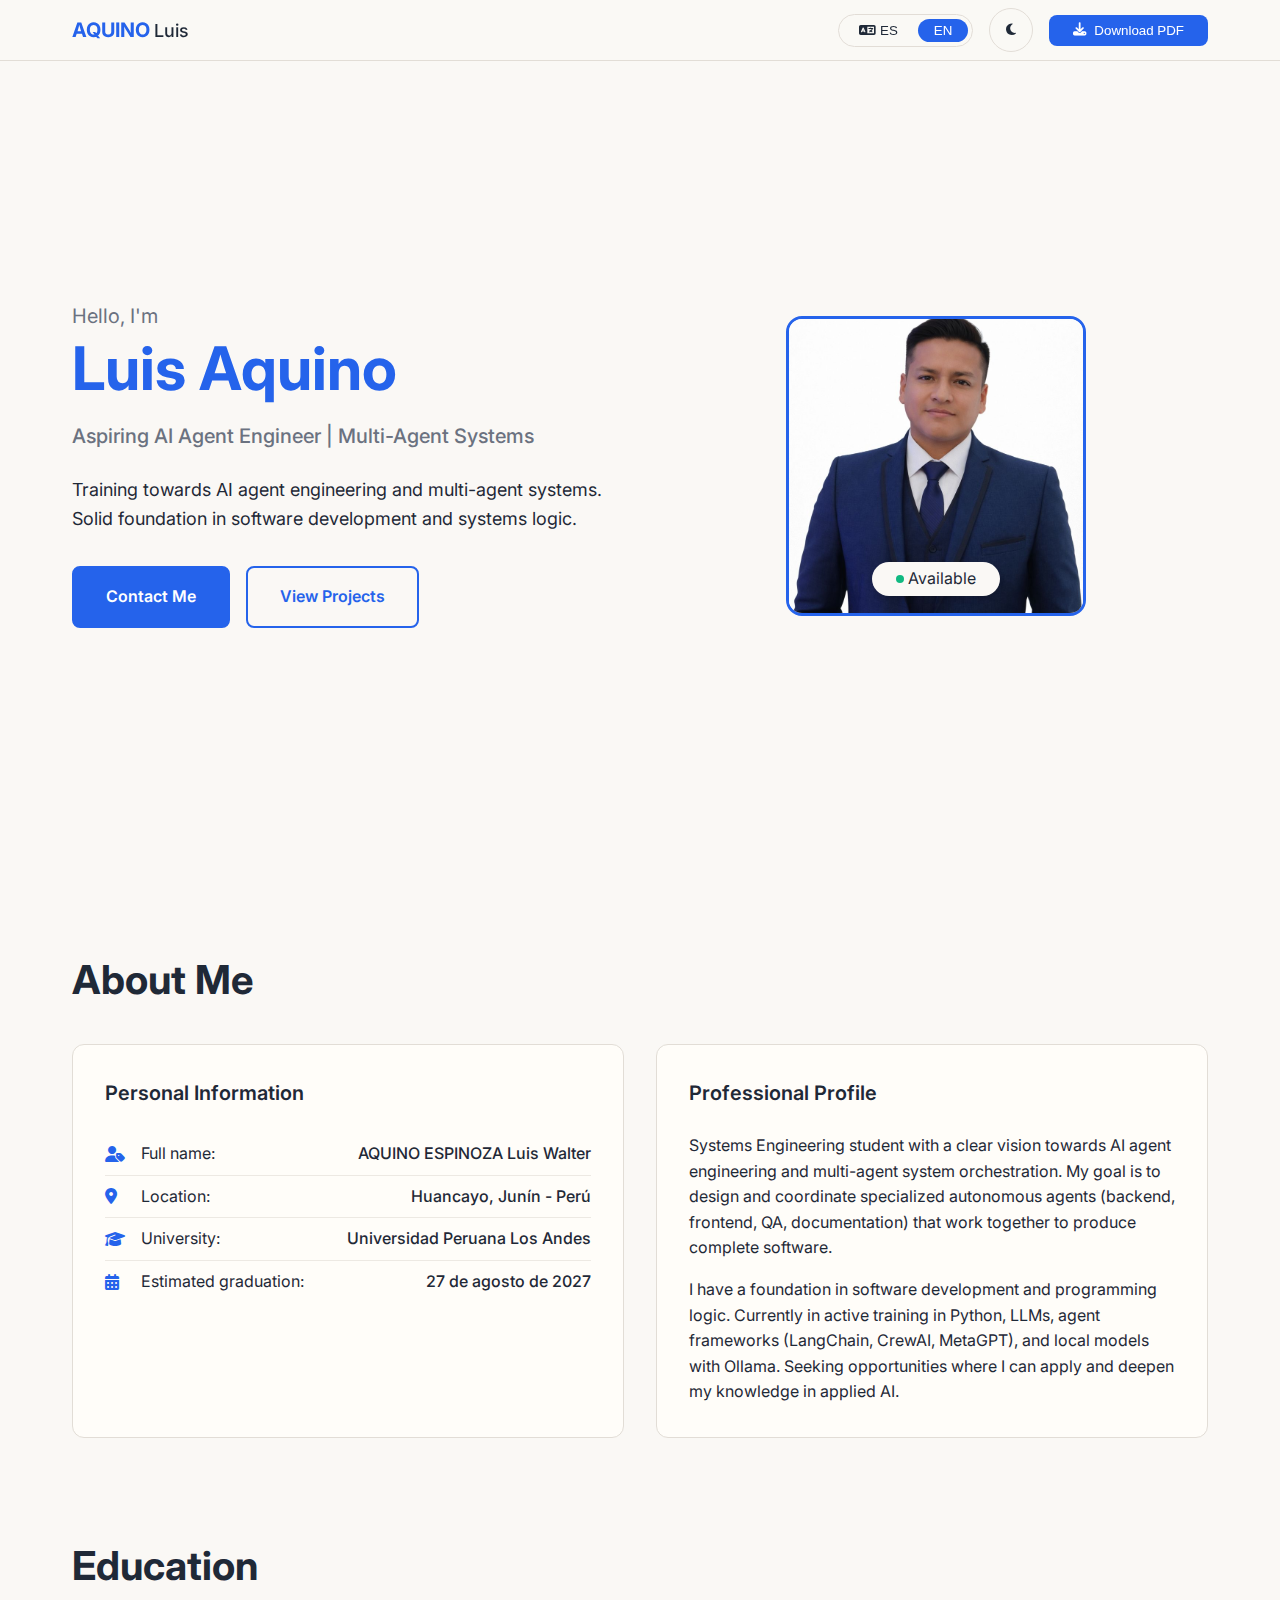
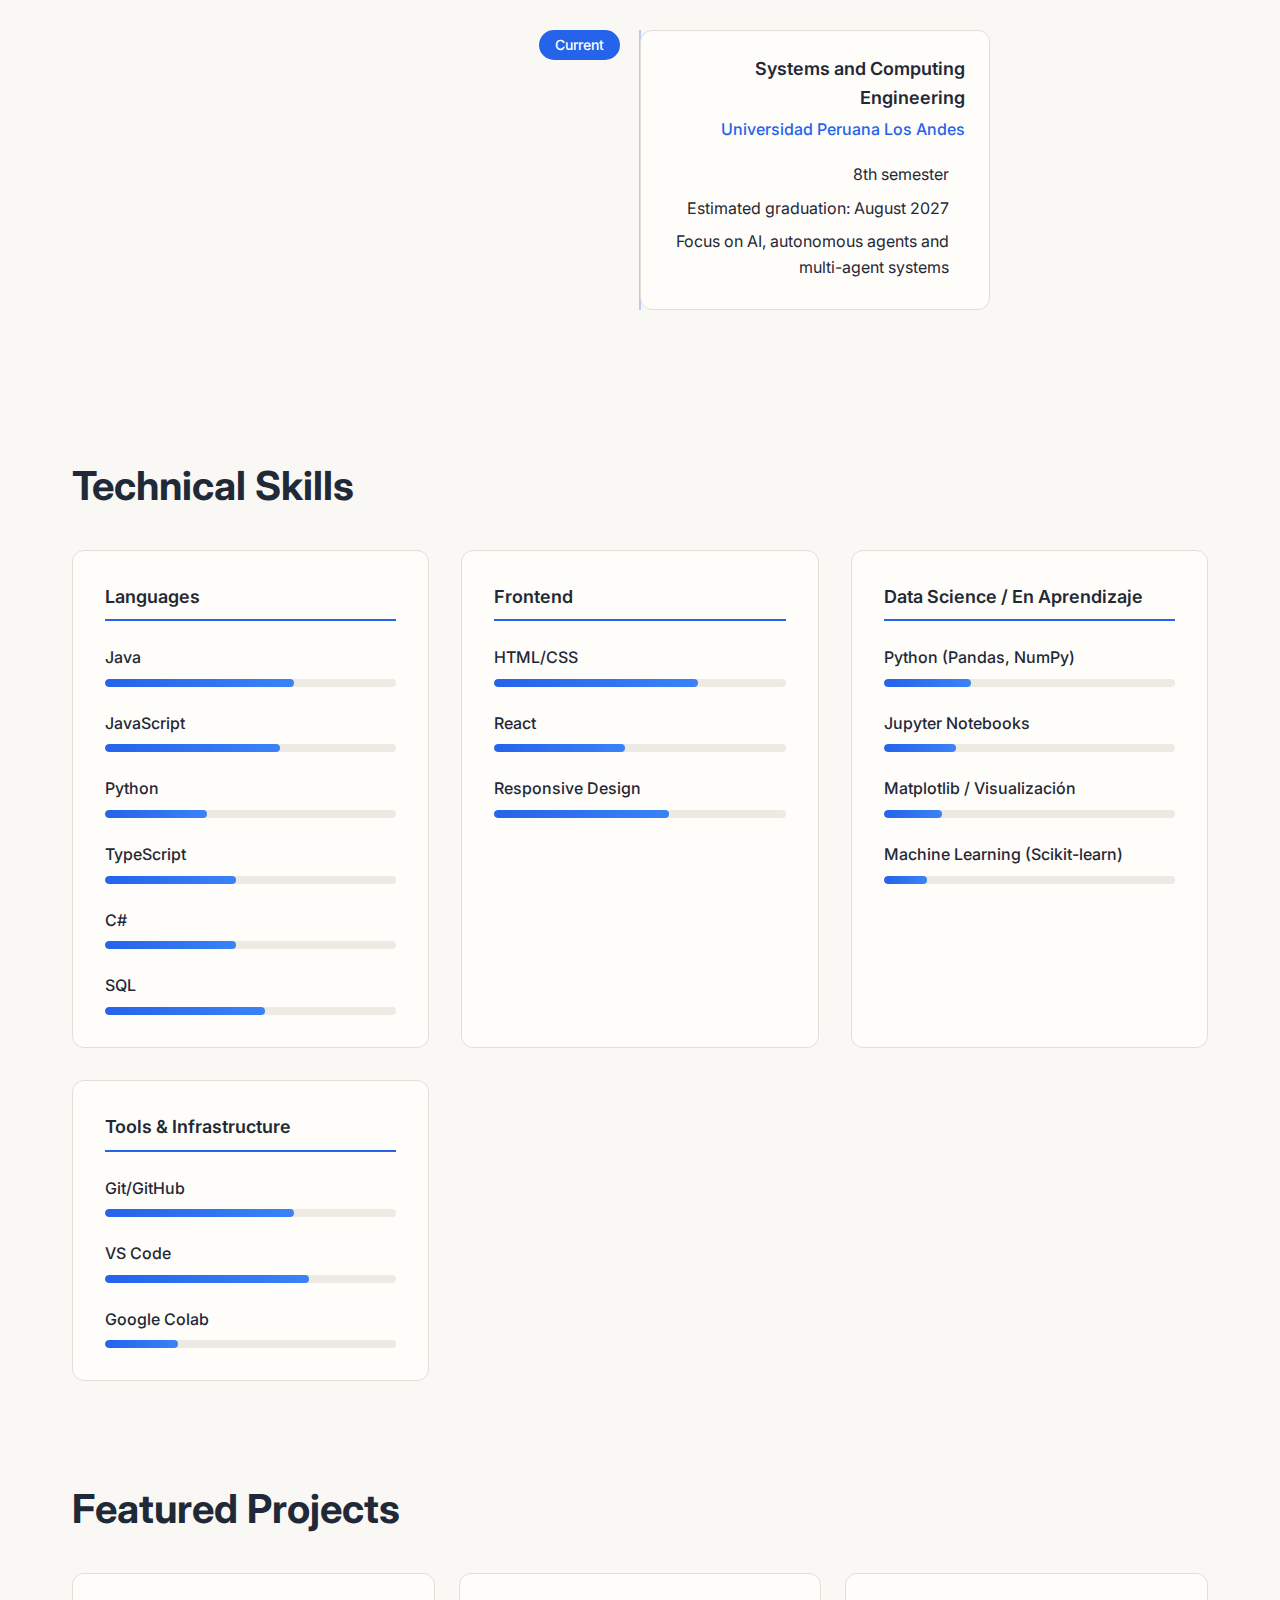
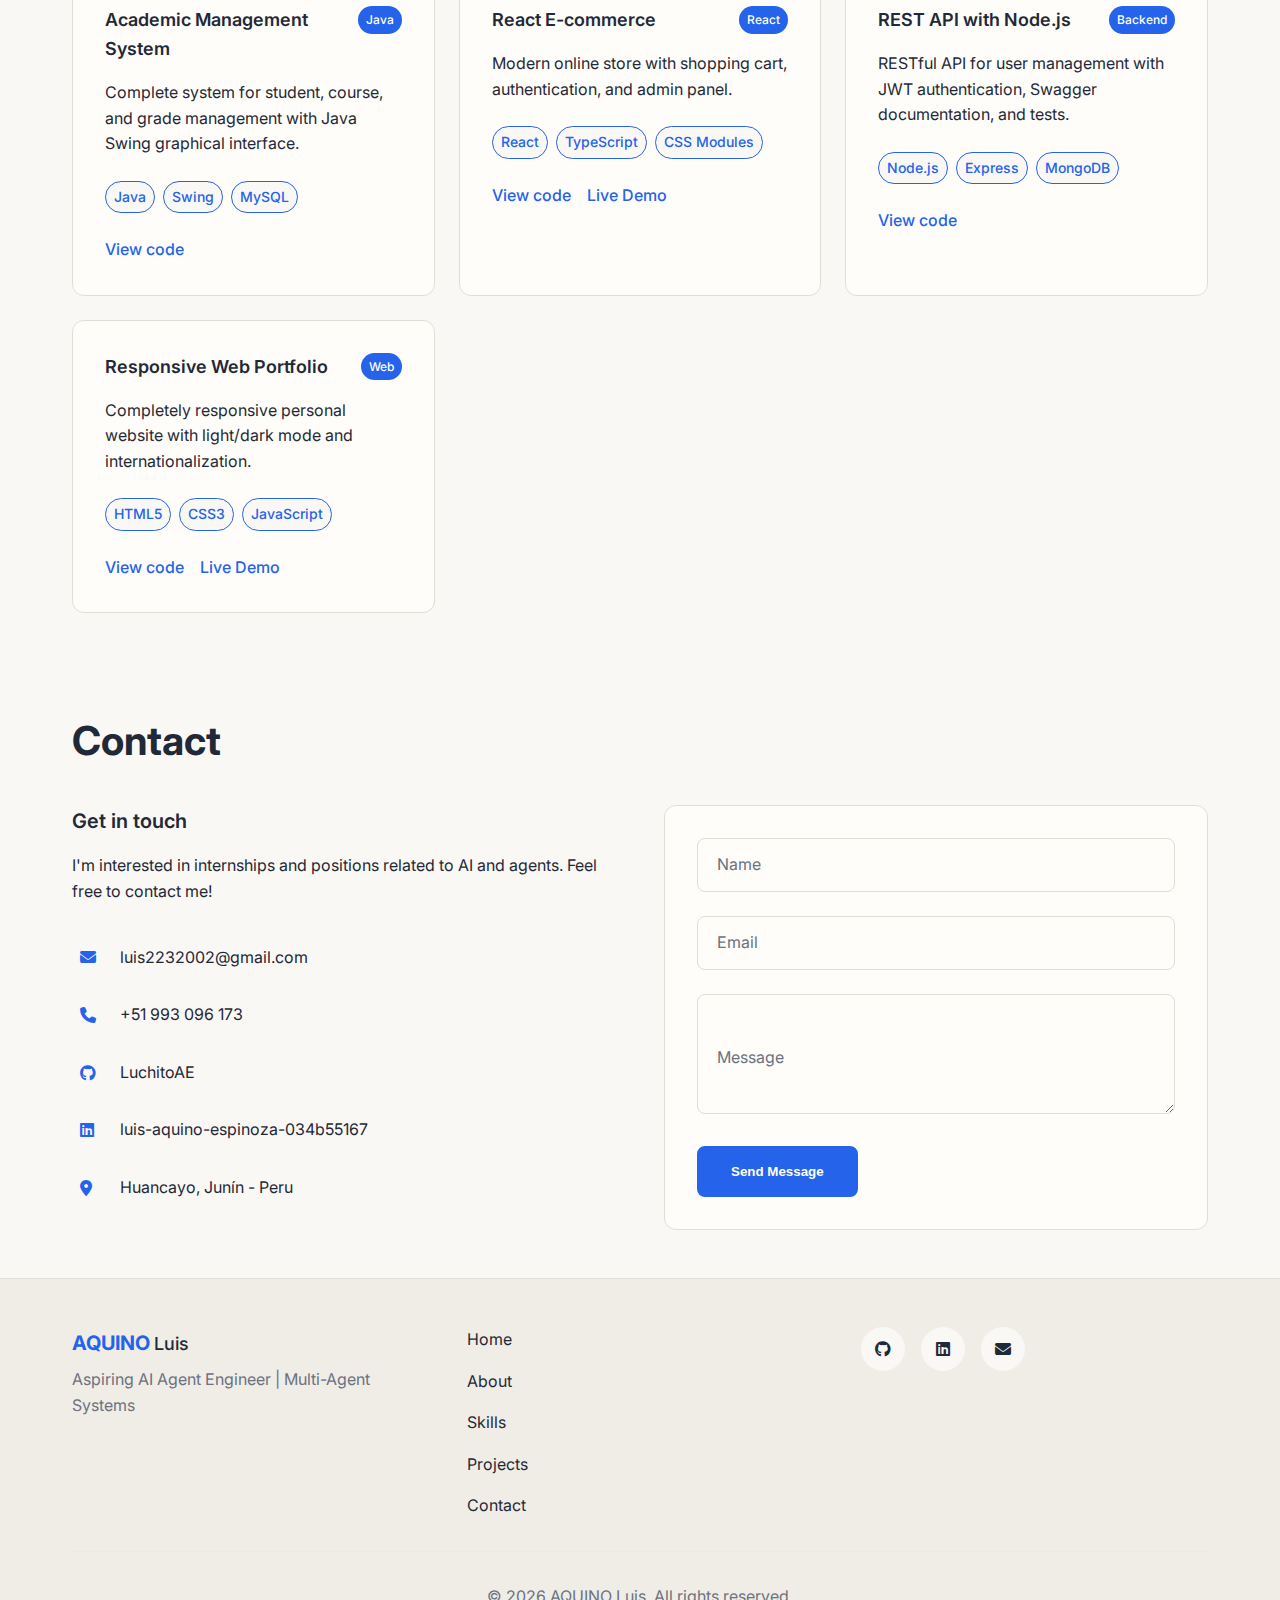
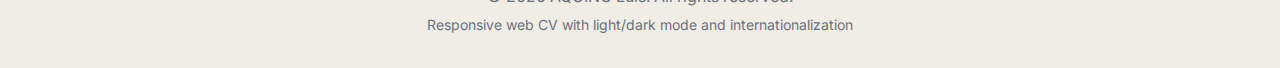
<file: index.html>
<!DOCTYPE html>
<html lang="es" data-theme="light">
<head>
    <meta charset="UTF-8">
    <meta name="viewport" content="width=device-width, initial-scale=1.0">
    <meta name="description" content="CV profesional de AQUINO Luis - Estudiante de Ingeniería de Sistemas">
    
    <!-- Primary Meta Tags -->
    <title>AQUINO Luis | CV Profesional</title>
    
    <!-- Favicon -->
    <link rel="icon" type="image/x-icon" href="assets/images/favicon.ico">
    
    <!-- CSS Stylesheets -->
    <link rel="stylesheet" href="styles/main.css">
    <link rel="stylesheet" href="styles/theme.css">
    <link rel="stylesheet" href="styles/responsive.css">
    <link rel="stylesheet" href="styles/print.css" media="print">
    
    <!-- Font Awesome para íconos -->
    <link rel="stylesheet" href="https://cdnjs.cloudflare.com/ajax/libs/font-awesome/6.4.0/css/all.min.css">
    
    <!-- Google Fonts -->
    <link rel="preconnect" href="https://fonts.googleapis.com">
    <link rel="preconnect" href="https://fonts.gstatic.com" crossorigin>
    <link href="https://fonts.googleapis.com/css2?family=Inter:wght@300;400;500;600;700&family=Fira+Code:wght@300;400&display=swap" rel="stylesheet">
</head>
<body>
    <!-- Header de Navegación -->
    <header class="header" id="header">
        <nav class="navbar container">
            <div class="navbar-brand">
                <a href="#home" class="logo">
                    <span class="logo-text">AQUINO</span>
                    <span class="logo-subtext">Luis</span>
                </a>
            </div>
            
            <div class="navbar-menu">
                <div class="navbar-controls">
                    <!-- Selector de Idioma -->
                    <div class="language-selector">
                        <button class="lang-btn active" data-lang="es" aria-label="Español">
                            <i class="fas fa-language"></i> ES
                        </button>
                        <button class="lang-btn" data-lang="en" aria-label="English">
                            EN
                        </button>
                    </div>
                    
                    <!-- Toggle Tema Claro/Oscuro -->
                    <button class="theme-toggle" id="themeToggle" aria-label="Cambiar tema">
                        <i class="fas fa-moon"></i>
                        <i class="fas fa-sun"></i>
                    </button>
                    
                    <!-- Botón Descargar PDF -->
                    <button class="btn-download" id="downloadPDF" aria-label="Descargar PDF">
                        <i class="fas fa-download"></i>
                        <span data-i18n="download">Descargar PDF</span>
                    </button>
                </div>
            </div>
            
            <!-- Menú Hamburguesa para móvil -->
            <button class="menu-toggle" id="menuToggle" aria-label="Abrir menú">
                <i class="fas fa-bars"></i>
            </button>
        </nav>
    </header>

    <!-- Contenido Principal -->
    <main class="main-content">
        <!-- Sección Hero / Inicio -->
        <section class="hero-section" id="home">
            <div class="container hero-container">
                <div class="hero-content">
                    <h1 class="hero-title">
                        <span class="greeting" data-i18n="greeting">Hola, soy</span>
                        <span class="name">Luis Aquino</span>
                    </h1>
                    <h2 class="hero-subtitle" data-i18n="profession">
                        Estudiante de Ingeniería de Sistemas | Interés en Data Science e IA
                    </h2>
                    <p class="hero-description" data-i18n="heroDescription">
                        Busco oportunidades de prácticas preprofesionales y primer empleo junior en desarrollo de software, análisis de datos y ciencia de datos.
                    </p>
                    
                    <div class="hero-actions">
                        <a href="#contact" class="btn-primary" data-i18n="contactMe">
                            Contáctame
                        </a>
                        <a href="#projects" class="btn-secondary" data-i18n="viewProjects">
                            Ver Proyectos
                        </a>
                    </div>
                </div>
                
                <div class="hero-image">
                    <div class="avatar-container">
                        <img src="assets/images/avatar.jpg" alt="AQUINO Luis" class="avatar">
                        <div class="avatar-status">
                            <span class="status-dot"></span>
                            <span data-i18n="available">Disponible</span>
                        </div>
                    </div>
                </div>
            </div>
        </section>

        <!-- Sección Sobre Mí -->
        <section class="about-section" id="about">
            <div class="container">
                <h2 class="section-title" data-i18n="aboutTitle">
                    <i class="fas fa-user"></i> Sobre Mí
                </h2>
                
                <div class="about-grid">
                    <div class="about-card">
                        <h3 class="about-card-title" data-i18n="personalInfo">
                            Información Personal
                        </h3>
                        <ul class="info-list">
                            <li>
                                <i class="fas fa-user-tag"></i>
                                <span data-i18n="fullName">Nombre completo:</span>
                                <strong>AQUINO ESPINOZA Luis Walter</strong>
                            </li>
                            <li>
                                <i class="fas fa-map-marker-alt"></i>
                                <span data-i18n="location">Ubicación:</span>
                                <strong>Huancayo, Junín - Perú</strong>
                            </li>
                            <li>
                                <i class="fas fa-graduation-cap"></i>
                                <span data-i18n="university">Universidad:</span>
                                <strong>Universidad Peruana Los Andes</strong>
                            </li>
                            <li>
                                <i class="fas fa-calendar-alt"></i>
                                <span data-i18n="graduation">Egreso estimado:</span>
                                <strong>27 de agosto de 2027</strong>
                            </li>
                        </ul>
                    </div>
                    
                    <div class="about-card">
                        <h3 class="about-card-title" data-i18n="profile">
                            Perfil Profesional
                        </h3>
                        <div class="profile-content">
                            <p data-i18n="profileText1">
                                Estudiante del 8vo ciclo de Ingeniería de Sistemas y Computación con base en desarrollo web y creciente orientación hacia Ciencia de Datos e Inteligencia Artificial. Compenso la falta de experiencia laboral formal con proyectos académicos y personales que demuestran capacidad técnica y de aprendizaje.
                            </p>
                            <p data-i18n="profileText2">
                                Cuento con conocimientos en desarrollo de software (backend/frontend), bases de datos SQL y actualmente me encuentro en formación activa en Python, análisis de datos y machine learning. Busco un entorno profesional donde pueda aportar y seguir creciendo.
                            </p>
                        </div>
                    </div>
                </div>
            </div>
        </section>

        <!-- Sección Educación -->
        <section class="education-section" id="education">
            <div class="container">
                <h2 class="section-title" data-i18n="educationTitle">
                    <i class="fas fa-graduation-cap"></i> Educación
                </h2>
                
                <div class="timeline">
                    <div class="timeline-item">
                        <div class="timeline-date" data-i18n="current">Actual</div>
                        <div class="timeline-content">
                            <h3 class="timeline-title" data-i18n="degreeTitle">
                                Ingeniería de Sistemas y Computación
                            </h3>
                            <p class="timeline-subtitle">
                                Universidad Peruana Los Andes
                            </p>
                            <ul class="timeline-list">
                                <li data-i18n="cycle">8vo ciclo</li>
                                <li data-i18n="estimatedGraduation">Egreso estimado: Agosto 2027</li>
                                <li data-i18n="focus">Enfoque en desarrollo de software, datos e IA</li>
                            </ul>
                        </div>
                    </div>
                </div>
            </div>
        </section>

        <!-- Sección Habilidades -->
        <section class="skills-section" id="skills">
            <div class="container">
                <h2 class="section-title" data-i18n="skillsTitle">
                    <i class="fas fa-code"></i> Habilidades Técnicas
                </h2>
                
                <div class="skills-grid">
                    <div class="skill-category">
                        <h3 class="category-title" data-i18n="languages">Lenguajes</h3>
                        <div class="skills-list">
                            <div class="skill-item">
                                <span class="skill-name">Java</span>
                                <div class="skill-bar">
                                    <div class="skill-level" style="width: 65%"></div>
                                </div>
                            </div>
                            <div class="skill-item">
                                <span class="skill-name">JavaScript</span>
                                <div class="skill-bar">
                                    <div class="skill-level" style="width: 60%"></div>
                                </div>
                            </div>
                            <div class="skill-item">
                                <span class="skill-name">Python</span>
                                <div class="skill-bar">
                                    <div class="skill-level" style="width: 35%"></div>
                                </div>
                            </div>
                            <div class="skill-item">
                                <span class="skill-name">TypeScript</span>
                                <div class="skill-bar">
                                    <div class="skill-level" style="width: 45%"></div>
                                </div>
                            </div>
                            <div class="skill-item">
                                <span class="skill-name">C#</span>
                                <div class="skill-bar">
                                    <div class="skill-level" style="width: 45%"></div>
                                </div>
                            </div>
                            <div class="skill-item">
                                <span class="skill-name">SQL</span>
                                <div class="skill-bar">
                                    <div class="skill-level" style="width: 55%"></div>
                                </div>
                            </div>
                        </div>
                    </div>

                    <div class="skill-category">
                        <h3 class="category-title" data-i18n="frontend">Frontend</h3>
                        <div class="skills-list">
                            <div class="skill-item">
                                <span class="skill-name">HTML/CSS</span>
                                <div class="skill-bar">
                                    <div class="skill-level" style="width: 70%"></div>
                                </div>
                            </div>
                            <div class="skill-item">
                                <span class="skill-name">React</span>
                                <div class="skill-bar">
                                    <div class="skill-level" style="width: 45%"></div>
                                </div>
                            </div>
                            <div class="skill-item">
                                <span class="skill-name">Responsive Design</span>
                                <div class="skill-bar">
                                    <div class="skill-level" style="width: 60%"></div>
                                </div>
                            </div>
                        </div>
                    </div>

                    <div class="skill-category">
                        <h3 class="category-title" data-i18n="dataScience">Data Science / En Aprendizaje</h3>
                        <div class="skills-list">
                            <div class="skill-item">
                                <span class="skill-name">Python (Pandas, NumPy)</span>
                                <div class="skill-bar">
                                    <div class="skill-level" style="width: 30%"></div>
                                </div>
                            </div>
                            <div class="skill-item">
                                <span class="skill-name">Jupyter Notebooks</span>
                                <div class="skill-bar">
                                    <div class="skill-level" style="width: 25%"></div>
                                </div>
                            </div>
                            <div class="skill-item">
                                <span class="skill-name">Matplotlib / Visualización</span>
                                <div class="skill-bar">
                                    <div class="skill-level" style="width: 20%"></div>
                                </div>
                            </div>
                            <div class="skill-item">
                                <span class="skill-name">Machine Learning (Scikit-learn)</span>
                                <div class="skill-bar">
                                    <div class="skill-level" style="width: 15%"></div>
                                </div>
                            </div>
                        </div>
                    </div>

                    <div class="skill-category">
                        <h3 class="category-title" data-i18n="tools">Herramientas</h3>
                        <div class="skills-list">
                            <div class="skill-item">
                                <span class="skill-name">Git/GitHub</span>
                                <div class="skill-bar">
                                    <div class="skill-level" style="width: 65%"></div>
                                </div>
                            </div>
                            <div class="skill-item">
                                <span class="skill-name">VS Code</span>
                                <div class="skill-bar">
                                    <div class="skill-level" style="width: 70%"></div>
                                </div>
                            </div>
                            <div class="skill-item">
                                <span class="skill-name">Google Colab</span>
                                <div class="skill-bar">
                                    <div class="skill-level" style="width: 25%"></div>
                                </div>
                            </div>
                        </div>
                    </div>
                </div>
            </div>
        </section>

        <!-- Sección Proyectos -->
        <section class="projects-section" id="projects">
            <div class="container">
                <h2 class="section-title" data-i18n="projectsTitle">
                    <i class="fas fa-project-diagram"></i> Proyectos Destacados
                </h2>
                
                <div class="projects-grid">
                    <!-- Proyecto 1 -->
                    <div class="project-card">
                        <div class="project-header">
                            <h3 class="project-title" data-i18n="project1Title">
                                Sistema de Gestión Académica
                            </h3>
                            <span class="project-badge">Java</span>
                        </div>
                        <p class="project-description" data-i18n="project1Desc">
                            Sistema completo para gestión de estudiantes, cursos y calificaciones con interfaz gráfica en Java Swing.
                        </p>
                        <div class="project-tech">
                            <span class="tech-tag">Java</span>
                            <span class="tech-tag">Swing</span>
                            <span class="tech-tag">MySQL</span>
                        </div>
                        <div class="project-links">
                            <a href="#" class="project-link" data-i18n="viewCode">
                                <i class="fab fa-github"></i> Ver código
                            </a>
                        </div>
                    </div>
                    
                    <!-- Proyecto 2 -->
                    <div class="project-card">
                        <div class="project-header">
                            <h3 class="project-title" data-i18n="project2Title">
                                E-commerce React
                            </h3>
                            <span class="project-badge">React</span>
                        </div>
                        <p class="project-description" data-i18n="project2Desc">
                            Tienda online moderna con carrito de compras, autenticación y panel de administración.
                        </p>
                        <div class="project-tech">
                            <span class="tech-tag">React</span>
                            <span class="tech-tag">TypeScript</span>
                            <span class="tech-tag">CSS Modules</span>
                        </div>
                        <div class="project-links">
                            <a href="#" class="project-link" data-i18n="viewCode">
                                <i class="fab fa-github"></i> Ver código
                            </a>
                            <a href="#" class="project-link" data-i18n="liveDemo">
                                <i class="fas fa-external-link-alt"></i> Demo
                            </a>
                        </div>
                    </div>
                    
                    <!-- Proyecto 3 -->
                    <div class="project-card">
                        <div class="project-header">
                            <h3 class="project-title" data-i18n="project3Title">
                                API REST con Node.js
                            </h3>
                            <span class="project-badge">Backend</span>
                        </div>
                        <p class="project-description" data-i18n="project3Desc">
                            API RESTful para gestión de usuarios con autenticación JWT, documentación Swagger y tests.
                        </p>
                        <div class="project-tech">
                            <span class="tech-tag">Node.js</span>
                            <span class="tech-tag">Express</span>
                            <span class="tech-tag">MongoDB</span>
                        </div>
                        <div class="project-links">
                            <a href="#" class="project-link" data-i18n="viewCode">
                                <i class="fab fa-github"></i> Ver código
                            </a>
                        </div>
                    </div>
                    
                    <!-- Proyecto 4 -->
                    <div class="project-card">
                        <div class="project-header">
                            <h3 class="project-title" data-i18n="project4Title">
                                Portafolio Web Responsive
                            </h3>
                            <span class="project-badge">Web</span>
                        </div>
                        <p class="project-description" data-i18n="project4Desc">
                            Sitio web personal completamente responsive con modo claro/oscuro e internacionalización.
                        </p>
                        <div class="project-tech">
                            <span class="tech-tag">HTML5</span>
                            <span class="tech-tag">CSS3</span>
                            <span class="tech-tag">JavaScript</span>
                        </div>
                        <div class="project-links">
                            <a href="#" class="project-link" data-i18n="viewCode">
                                <i class="fab fa-github"></i> Ver código
                            </a>
                            <a href="#" class="project-link" data-i18n="liveDemo">
                                <i class="fas fa-external-link-alt"></i> Demo
                            </a>
                        </div>
                    </div>
                </div>
            </div>
        </section>

        <!-- Sección Contacto -->
        <section class="contact-section" id="contact">
            <div class="container">
                <h2 class="section-title" data-i18n="contactTitle">
                    <i class="fas fa-envelope"></i> Contacto
                </h2>
                
                <div class="contact-grid">
                    <div class="contact-info">
                        <h3 class="contact-subtitle" data-i18n="getInTouch">
                            Ponte en contacto
                        </h3>
                        <p class="contact-description" data-i18n="contactDescription">
                            Estoy interesado en oportunidades de prácticas y primer empleo. ¡No dudes en contactarme!
                        </p>
                        
                        <div class="contact-details">
                            <a href="mailto:luis2232002@gmail.com" class="contact-item">
                                <i class="fas fa-envelope"></i>
                                <span>luis2232002@gmail.com</span>
                            </a>
                            <a href="tel:+51993096173" class="contact-item">
                                <i class="fas fa-phone"></i>
                                <span>+51 993 096 173</span>
                            </a>
                            <a href="https://github.com/LuchitoAE" target="_blank" class="contact-item">
                                <i class="fab fa-github"></i>
                                <span>LuchitoAE</span>
                            </a>
                            <a href="https://linkedin.com/in/luis-aquino-espinoza-034b55167" target="_blank" class="contact-item">
                                <i class="fab fa-linkedin"></i>
                                <span>luis-aquino-espinoza-034b55167</span>
                            </a>
                            <div class="contact-item">
                                <i class="fas fa-map-marker-alt"></i>
                                <span data-i18n="locationFull">Huancayo, Junín - Perú</span>
                            </div>
                        </div>
                    </div>
                    
                    <div class="contact-form">
                        <form id="contactForm">
                            <div class="form-group">
                                <input type="text" id="name" placeholder=" " required>
                                <label for="name" data-i18n="formName">Nombre</label>
                            </div>
                            
                            <div class="form-group">
                                <input type="email" id="email" placeholder=" " required>
                                <label for="email" data-i18n="formEmail">Email</label>
                            </div>
                            
                            <div class="form-group">
                                <textarea id="message" rows="4" placeholder=" " required></textarea>
                                <label for="message" data-i18n="formMessage">Mensaje</label>
                            </div>
                            
                            <button type="submit" class="btn-primary" data-i18n="formSubmit">
                                Enviar Mensaje
                            </button>
                        </form>
                    </div>
                </div>
            </div>
        </section>
    </main>

    <!-- Footer -->
    <footer class="footer">
        <div class="container">
            <div class="footer-content">
                <div class="footer-brand">
                    <div class="logo">
                        <span class="logo-text">AQUINO</span>
                        <span class="logo-subtext">Luis</span>
                    </div>
                    <p class="footer-tagline" data-i18n="footerTagline">
                        Estudiante de Ingeniería de Sistemas | Data Science e IA
                    </p>
                </div>
                
                <div class="footer-links">
                    <a href="#home" data-i18n="navHome">Inicio</a>
                    <a href="#about" data-i18n="navAbout">Sobre mí</a>
                    <a href="#skills" data-i18n="navSkills">Habilidades</a>
                    <a href="#projects" data-i18n="navProjects">Proyectos</a>
                    <a href="#contact" data-i18n="navContact">Contacto</a>
                </div>
                
                <div class="footer-social">
                    <a href="https://github.com/LuchitoAE" target="_blank" aria-label="GitHub">
                        <i class="fab fa-github"></i>
                    </a>
                    <a href="https://linkedin.com/in/luis-aquino-espinoza-034b55167" target="_blank" aria-label="LinkedIn">
                        <i class="fab fa-linkedin"></i>
                    </a>
                    <a href="mailto:luis2232002@gmail.com" aria-label="Email">
                        <i class="fas fa-envelope"></i>
                    </a>
                </div>
            </div>
            
            <div class="footer-bottom">
                <p class="copyright" data-i18n="copyright">
                    © 2026 AQUINO Luis. Todos los derechos reservados.
                </p>
                <p class="footer-note" data-i18n="footerNote">
                    CV web responsivo con modo claro/oscuro e internacionalización
                </p>
            </div>
        </div>
    </footer>

    <!-- Botón Volver Arriba -->
    <button class="back-to-top" id="backToTop" aria-label="Volver arriba">
        <i class="fas fa-arrow-up"></i>
    </button>

    <!-- JavaScript -->
    <script src="js/config.js" type="module"></script>
    <script src="js/i18n.js" type="module"></script>
    <script src="js/theme.js" type="module"></script>
    <script src="js/main.js" type="module"></script>
</body>
</html>
</file>
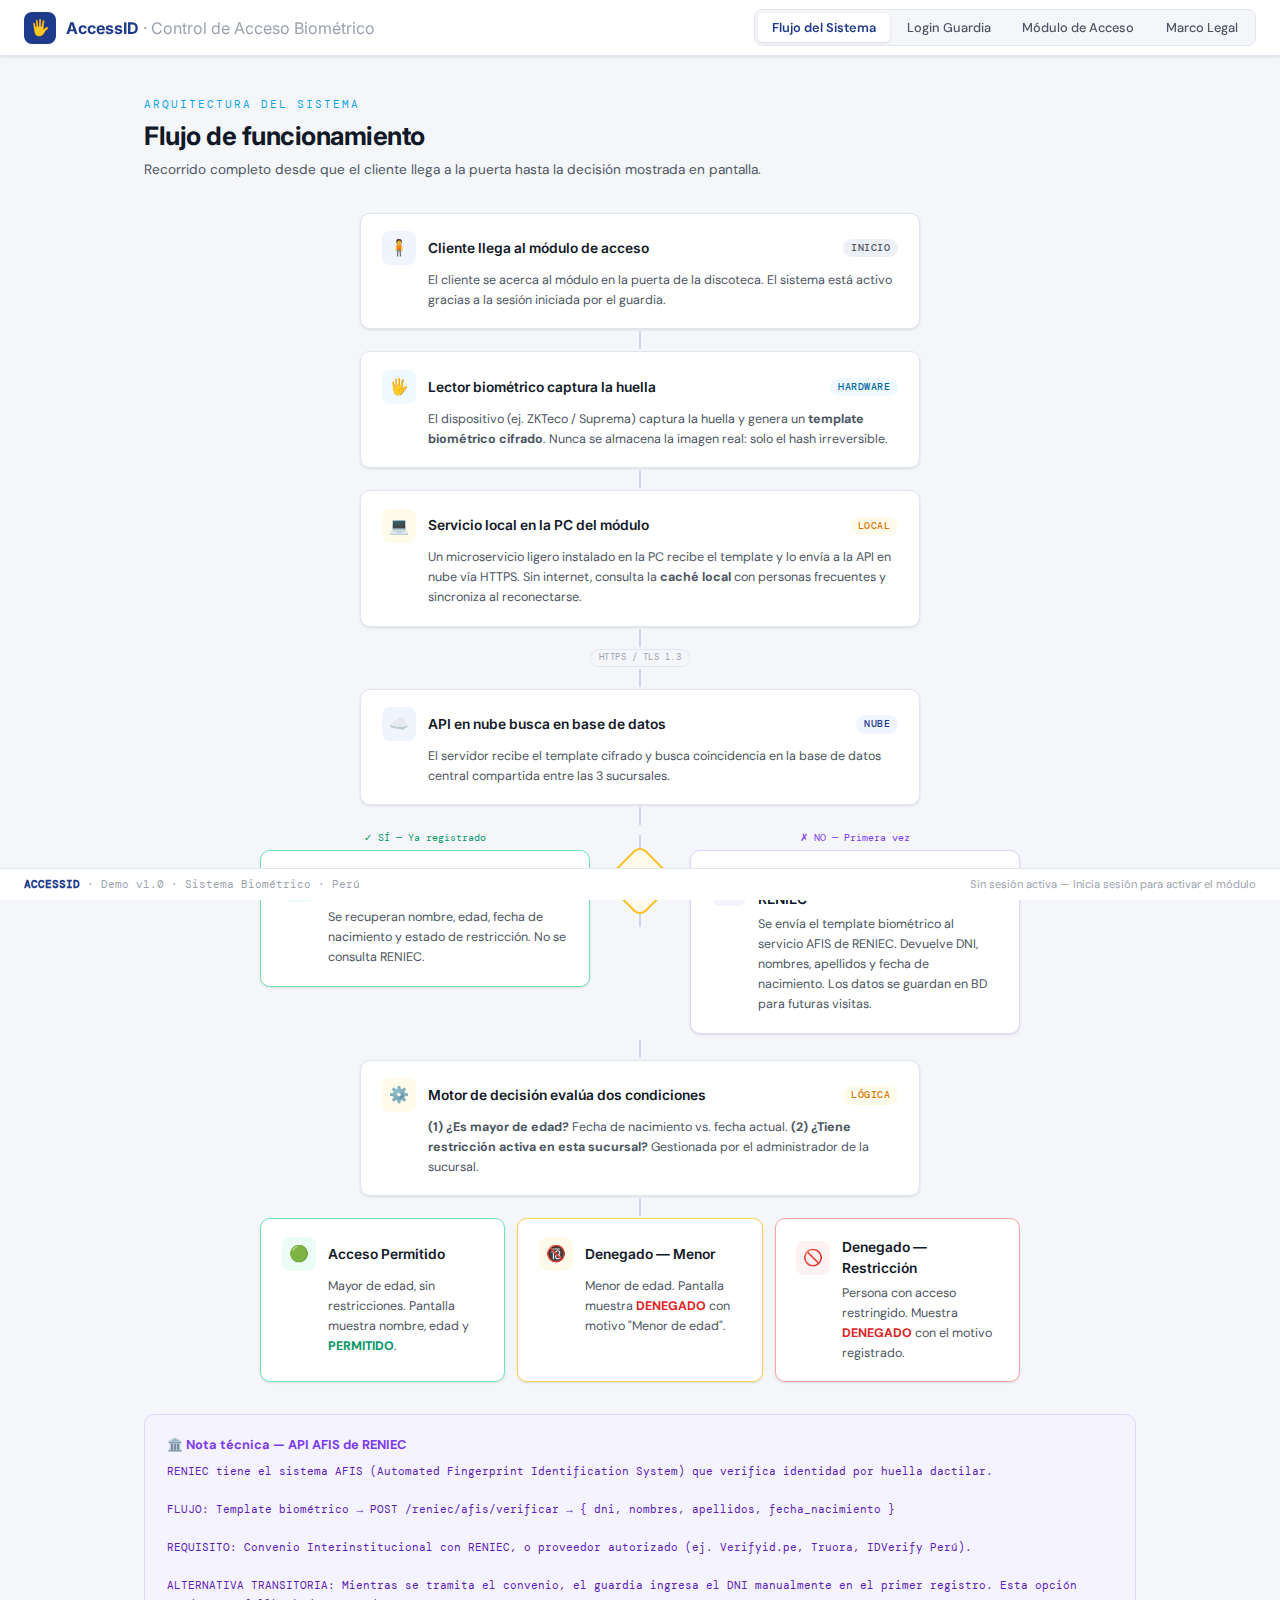
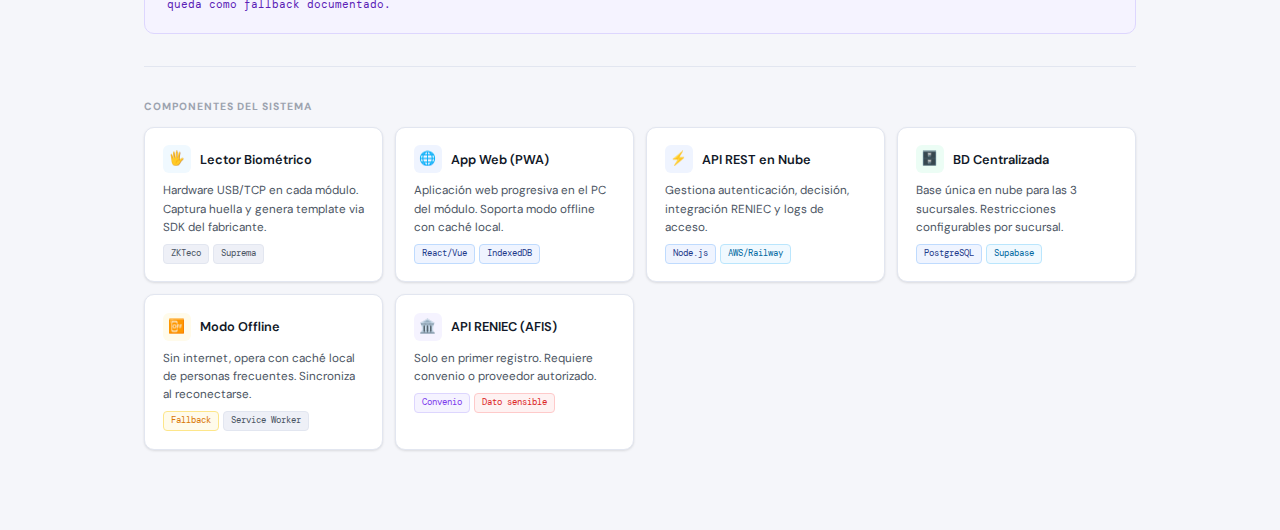
<file: demos/demo_lector_huella_disco/index.html>
<!DOCTYPE html>
<html lang="es">
<head>
<meta charset="UTF-8">
<meta name="viewport" content="width=device-width, initial-scale=1.0">
<title>AccessID — Sistema Biométrico de Control de Acceso</title>
<link href="https://fonts.googleapis.com/css2?family=Inter:wght@300;400;500;600;700&family=DM+Sans:wght@300;400;500;600;700&family=DM+Mono:wght@400;500&display=swap" rel="stylesheet">
<style>
  :root {
    --bg: #f5f6fa;
    --bg2: #eef0f7;
    --white: #ffffff;
    --border: #e2e6f0;
    --border2: #d0d5e8;
    --primary: #1e3a8a;
    --primary-h: #2d52b8;
    --primary-pale: #eff4ff;
    --accent: #0ea5e9;
    --accent-pale: #f0f9ff;
    --green: #059669;
    --green-pale: #ecfdf5;
    --red: #dc2626;
    --red-pale: #fef2f2;
    --amber: #d97706;
    --amber-pale: #fffbeb;
    --purple: #7c3aed;
    --purple-pale: #f5f3ff;
    --text: #111827;
    --text2: #4b5563;
    --text3: #9ca3af;
    --sh: 0 1px 3px rgba(0,0,0,0.08),0 1px 2px rgba(0,0,0,0.04);
    --sh-md: 0 4px 12px rgba(0,0,0,0.08),0 2px 4px rgba(0,0,0,0.04);
    --sh-lg: 0 10px 30px rgba(0,0,0,0.10),0 4px 8px rgba(0,0,0,0.05);
    --r: 10px; --r-sm: 6px;
  }
  *{margin:0;padding:0;box-sizing:border-box}
  body{font-family:'DM Sans',sans-serif;background:var(--bg);color:var(--text);min-height:100vh;font-size:14px;line-height:1.5}

  /* NAV */
  nav{position:fixed;top:0;left:0;right:0;z-index:100;height:56px;background:var(--white);border-bottom:1px solid var(--border);display:flex;align-items:center;justify-content:space-between;padding:0 1.5rem;box-shadow:var(--sh)}
  .nav-brand{display:flex;align-items:center;gap:.6rem}
  .nav-brand-icon{width:32px;height:32px;background:var(--primary);border-radius:8px;display:flex;align-items:center;justify-content:center;font-size:1rem}
  .nav-brand-name{font-family:'Inter',sans-serif;font-weight:700;font-size:1rem;color:var(--primary)}
  .nav-brand-name span{font-weight:400;color:var(--text3)}
  .nav-tabs{display:flex;gap:.15rem;background:var(--bg);border:1px solid var(--border);border-radius:8px;padding:3px}
  .nav-tab{padding:.35rem .9rem;border:none;background:transparent;color:var(--text2);font-family:'DM Sans',sans-serif;font-size:.8rem;font-weight:500;cursor:pointer;border-radius:5px;transition:all .15s;white-space:nowrap}
  .nav-tab:hover{background:var(--white);color:var(--text)}
  .nav-tab.active{background:var(--white);color:var(--primary);font-weight:600;box-shadow:var(--sh)}

  /* PAGES */
  .page{display:none;padding-top:56px;min-height:100vh}
  .page.active{display:block}

  /* HELPERS */
  .eyebrow{font-family:'DM Mono',monospace;font-size:.68rem;color:var(--accent);letter-spacing:2px;text-transform:uppercase;margin-bottom:.3rem}
  .pg-title{font-family:'Inter',sans-serif;font-size:1.6rem;font-weight:700;letter-spacing:-.5px;margin-bottom:.3rem}
  .pg-desc{font-size:.85rem;color:var(--text2)}
  .sec-label{font-size:.65rem;font-weight:700;letter-spacing:1px;text-transform:uppercase;color:var(--text3);margin-bottom:.75rem}
  .card{background:var(--white);border:1px solid var(--border);border-radius:var(--r);box-shadow:var(--sh)}
  .tag{font-family:'DM Mono',monospace;font-size:.58rem;padding:2px 7px;border-radius:4px;border:1px solid}
  .tag-blue{background:var(--primary-pale);color:var(--primary);border-color:#bfdbfe}
  .tag-sky{background:var(--accent-pale);color:#0369a1;border-color:#bae6fd}
  .tag-amber{background:var(--amber-pale);color:var(--amber);border-color:#fde68a}
  .tag-red{background:var(--red-pale);color:var(--red);border-color:#fecaca}
  .tag-gray{background:var(--bg2);color:var(--text2);border-color:var(--border)}
  .tag-purple{background:var(--purple-pale);color:var(--purple);border-color:#ddd6fe}
  .tags{display:flex;flex-wrap:wrap;gap:4px}
  .badge{font-family:'DM Mono',monospace;font-size:.6rem;padding:2px 8px;border-radius:20px;font-weight:500;letter-spacing:.5px;white-space:nowrap}
  .badge-gray{background:var(--bg2);color:var(--text2)}
  .badge-sky{background:var(--accent-pale);color:#0369a1}
  .badge-amber{background:var(--amber-pale);color:var(--amber)}
  .badge-blue{background:var(--primary-pale);color:var(--primary)}
  .badge-green{background:var(--green-pale);color:var(--green)}
  .badge-purple{background:var(--purple-pale);color:var(--purple)}
  .divider{height:1px;background:var(--border);margin:2rem 0}

  /* ===== FLOW PAGE ===== */
  .flow-page{max-width:1040px;margin:0 auto;padding:2.5rem 1.5rem 5rem}
  .flow-wrap{display:flex;flex-direction:column;align-items:center}
  .flow-step{background:var(--white);border:1px solid var(--border);border-radius:var(--r);padding:1.1rem 1.3rem;width:100%;max-width:560px;box-shadow:var(--sh);transition:box-shadow .2s,border-color .2s}
  .flow-step:hover{box-shadow:var(--sh-md);border-color:var(--border2)}
  .flow-step-head{display:flex;align-items:center;gap:.75rem;margin-bottom:.35rem}
  .step-ico{width:34px;height:34px;border-radius:8px;display:flex;align-items:center;justify-content:center;font-size:1rem;flex-shrink:0}
  .ico-blue{background:var(--primary-pale)}
  .ico-sky{background:var(--accent-pale)}
  .ico-amber{background:var(--amber-pale)}
  .ico-green{background:var(--green-pale)}
  .ico-red{background:var(--red-pale)}
  .ico-purple{background:var(--purple-pale)}
  .step-title{font-family:'Inter',sans-serif;font-size:.86rem;font-weight:600;color:var(--text)}
  .step-badge{margin-left:auto}
  .step-desc{font-size:.78rem;color:var(--text2);line-height:1.6;padding-left:calc(34px + .75rem)}
  .flow-conn{display:flex;flex-direction:column;align-items:center;padding:2px 0;gap:2px}
  .conn-line{width:2px;height:18px;background:var(--border2)}
  .conn-label{font-family:'DM Mono',monospace;font-size:.58rem;color:var(--text3);background:var(--bg);border:1px solid var(--border);padding:1px 8px;border-radius:10px;letter-spacing:.5px}
  .flow-branch{display:grid;grid-template-columns:1fr 76px 1fr;width:100%;max-width:760px;gap:.75rem;align-items:start;margin:4px 0}
  .branch-mid{display:flex;flex-direction:column;align-items:center;padding-top:4px;gap:4px}
  .diamond{width:52px;height:52px;background:var(--amber-pale);border:2px solid #fbbf24;border-radius:9px;transform:rotate(45deg);display:flex;align-items:center;justify-content:center}
  .diamond-txt{transform:rotate(-45deg);font-family:'DM Mono',monospace;font-size:.48rem;color:var(--amber);text-align:center;font-weight:500;line-height:1.3}
  .branch-lbl{font-family:'DM Mono',monospace;font-size:.6rem;color:var(--text3);text-align:center;margin-bottom:4px}
  .flow-step.s-green{border-color:#6ee7b7}
  .flow-step.s-red{border-color:#fca5a5}
  .flow-step.s-amber{border-color:#fcd34d}
  .flow-step.s-purple{border-color:#ddd6fe}
  .outcomes{display:grid;grid-template-columns:repeat(3,1fr);gap:.75rem;width:100%;max-width:760px}
  .arch-grid{display:grid;grid-template-columns:repeat(auto-fit,minmax(190px,1fr));gap:.75rem}
  .arch-card{background:var(--white);border:1px solid var(--border);border-radius:var(--r);padding:1.1rem;box-shadow:var(--sh)}
  .arch-card-head{display:flex;align-items:center;gap:.6rem;margin-bottom:.5rem}
  .arch-ico{width:28px;height:28px;border-radius:6px;display:flex;align-items:center;justify-content:center;font-size:.85rem;flex-shrink:0}
  .arch-title{font-size:.8rem;font-weight:600}
  .arch-desc{font-size:.73rem;color:var(--text2);line-height:1.55;margin-bottom:.5rem}
  .reniec-box{background:var(--purple-pale);border:1px solid #ddd6fe;border-radius:var(--r);padding:1.2rem 1.4rem;margin-top:2rem}
  .reniec-title{font-size:.8rem;font-weight:700;color:var(--purple);margin-bottom:.5rem}
  .reniec-body{font-family:'DM Mono',monospace;font-size:.7rem;color:#5b21b6;line-height:1.7}

  /* ===== LOGIN PAGE ===== */
  .login-page{min-height:calc(100vh - 56px);display:flex;align-items:center;justify-content:center;padding:2rem}
  .login-card{background:var(--white);border:1px solid var(--border);border-radius:14px;box-shadow:var(--sh-lg);width:100%;max-width:410px;overflow:hidden}
  .login-header{background:var(--primary);padding:1.8rem 2rem;text-align:center}
  .login-header-ico{width:50px;height:50px;background:rgba(255,255,255,.15);border-radius:12px;display:flex;align-items:center;justify-content:center;font-size:1.5rem;margin:0 auto .9rem}
  .login-header-title{font-family:'Inter',sans-serif;font-weight:700;font-size:1.15rem;color:white;margin-bottom:.2rem}
  .login-header-sub{font-size:.76rem;color:rgba(255,255,255,.65)}
  .login-body{padding:1.8rem 2rem}
  .form-group{margin-bottom:1rem}
  .form-label{display:block;font-size:.75rem;font-weight:600;color:var(--text2);margin-bottom:.35rem}
  .form-ctrl{width:100%;background:var(--bg);border:1px solid var(--border);border-radius:var(--r-sm);padding:.62rem .85rem;color:var(--text);font-family:'DM Sans',sans-serif;font-size:.86rem;outline:none;transition:all .15s}
  .form-ctrl:focus{border-color:var(--accent);background:var(--white);box-shadow:0 0 0 3px rgba(14,165,233,.1)}
  .form-ctrl::placeholder{color:var(--text3)}
  .btn-login{width:100%;padding:.7rem;background:var(--primary);border:none;border-radius:var(--r-sm);color:white;font-family:'Inter',sans-serif;font-size:.86rem;font-weight:600;cursor:pointer;transition:all .2s;margin-top:.4rem}
  .btn-login:hover{background:var(--primary-h);box-shadow:0 4px 12px rgba(30,58,138,.3);transform:translateY(-1px)}
  .login-note{margin-top:1rem;background:var(--accent-pale);border:1px solid #bae6fd;border-radius:var(--r-sm);padding:.75rem 1rem;font-size:.73rem;color:#0369a1;line-height:1.6}

  /* ===== MODULE PAGE ===== */
  .module-layout{display:flex;min-height:calc(100vh - 56px)}
  .mod-sidebar{width:210px;background:var(--white);border-right:1px solid var(--border);padding:1.1rem .85rem;display:flex;flex-direction:column;flex-shrink:0}
  .sb-section{margin-bottom:1.1rem}
  .sb-lbl{font-size:.63rem;font-weight:700;letter-spacing:1px;text-transform:uppercase;color:var(--text3);padding:0 .4rem;margin-bottom:.35rem}
  .sb-info{background:var(--bg);border:1px solid var(--border);border-radius:var(--r-sm);padding:.6rem .75rem}
  .sb-info-main{font-size:.8rem;font-weight:600;color:var(--text)}
  .sb-info-sub{font-family:'DM Mono',monospace;font-size:.62rem;color:var(--text3);margin-top:1px}
  .sb-stat{display:flex;justify-content:space-between;align-items:center;padding:.45rem .75rem;border-radius:var(--r-sm)}
  .sb-stat-lbl{font-size:.73rem;color:var(--text2)}
  .sb-stat-val{font-family:'DM Mono',monospace;font-size:.86rem;font-weight:500}
  .sb-demo{margin-top:auto;background:#fef9c3;border:1px solid #fef08a;border-radius:var(--r-sm);padding:.65rem .75rem;font-size:.68rem;color:#854d0e;line-height:1.5}
  .mod-main{flex:1;display:flex;align-items:center;justify-content:center;padding:2rem;background:var(--bg)}
  .scan-wrap{display:flex;flex-direction:column;align-items:center;gap:1.4rem;width:100%;max-width:500px}
  .status-bar{width:100%;background:var(--white);border:1px solid var(--border);border-radius:var(--r);padding:.7rem 1rem;display:flex;align-items:center;justify-content:space-between;box-shadow:var(--sh)}
  .status-left{display:flex;align-items:center;gap:.5rem}
  .status-dot{width:8px;height:8px;border-radius:50%;background:var(--green);box-shadow:0 0 0 2px rgba(5,150,105,.2);animation:blink 2s infinite}
  .status-dot.off{background:var(--text3);box-shadow:none;animation:none}
  @keyframes blink{0%,100%{opacity:1}50%{opacity:.4}}
  .status-txt{font-size:.77rem;color:var(--text2);font-weight:500}
  .status-txt strong{color:var(--text)}
  .tog-wrap{display:flex;align-items:center;gap:.5rem;font-size:.73rem;color:var(--text2);font-weight:500}
  .toggle{position:relative;width:36px;height:20px;cursor:pointer}
  .toggle input{display:none}
  .tog-track{position:absolute;inset:0;background:var(--border2);border-radius:10px;transition:background .2s}
  .tog-thumb{position:absolute;width:14px;height:14px;background:white;border-radius:50%;top:3px;left:3px;transition:transform .2s;box-shadow:0 1px 3px rgba(0,0,0,.2)}
  .toggle input:checked~.tog-track{background:var(--primary)}
  .toggle input:checked~.tog-thumb{transform:translateX(16px)}
  .scan-area{position:relative;display:flex;align-items:center;justify-content:center;width:220px;height:220px;cursor:pointer}
  .scan-rings{position:absolute;inset:0}
  .scan-ring{position:absolute;border-radius:50%;border:1px solid var(--border);animation:ring-br 3s ease-in-out infinite}
  .scan-ring:nth-child(1){inset:0;animation-delay:0s}
  .scan-ring:nth-child(2){inset:20px;animation-delay:.2s}
  .scan-ring:nth-child(3){inset:40px;animation-delay:.4s}
  @keyframes ring-br{0%,100%{opacity:.4}50%{opacity:1}}
  .scan-pad{width:118px;height:118px;background:var(--white);border:2px solid var(--border2);border-radius:18px;display:flex;align-items:center;justify-content:center;position:relative;z-index:2;transition:all .25s;box-shadow:var(--sh-md);overflow:hidden}
  .scan-pad:hover{border-color:var(--accent);box-shadow:0 0 0 4px rgba(14,165,233,.12),var(--sh-md)}
  .scan-pad.scanning{border-color:var(--accent);box-shadow:0 0 0 4px rgba(14,165,233,.15),var(--sh-md)}
  .scan-pad.r-ok{border-color:var(--green);box-shadow:0 0 0 4px rgba(5,150,105,.15),var(--sh-md)}
  .scan-pad.r-deny{border-color:var(--red);box-shadow:0 0 0 4px rgba(220,38,38,.15),var(--sh-md)}
  .pad-ico{font-size:2.8rem;transition:all .2s}
  .scan-beam{position:absolute;left:0;right:0;height:2px;background:linear-gradient(90deg,transparent,var(--accent),transparent);top:0;opacity:0}
  .scan-pad.scanning .scan-beam{opacity:1;animation:beam 1.2s linear infinite}
  @keyframes beam{0%{top:10%}100%{top:88%}}
  .scan-hint{position:absolute;bottom:-26px;font-size:.7rem;color:var(--text3);white-space:nowrap}
  .result-card{width:100%;background:var(--white);border:1px solid var(--border);border-radius:var(--r);padding:1.3rem;min-height:128px;position:relative;box-shadow:var(--sh);display:flex;align-items:center;justify-content:center;transition:border-color .3s;overflow:hidden}
  .result-card.ok{border-color:#6ee7b7}
  .result-card.deny{border-color:#fca5a5}
  .result-idle{text-align:center;color:var(--text3)}
  .result-idle-ico{font-size:1.6rem;margin-bottom:.35rem;opacity:.4}
  .result-idle-txt{font-size:.73rem;font-family:'DM Mono',monospace}
  .scan-overlay{display:none;position:absolute;inset:0;background:rgba(255,255,255,.96);align-items:center;justify-content:center;flex-direction:column;gap:.7rem;z-index:10;border-radius:var(--r)}
  .scan-overlay.show{display:flex}
  .spinner{width:30px;height:30px;border:3px solid var(--border);border-top-color:var(--primary);border-radius:50%;animation:spin .7s linear infinite}
  @keyframes spin{to{transform:rotate(360deg)}}
  .step-list{display:flex;flex-direction:column;gap:.3rem}
  .step-item{font-family:'DM Mono',monospace;font-size:.67rem;color:var(--text3);display:flex;align-items:center;gap:.4rem;transition:color .2s}
  .step-item::before{content:'○';font-size:.5rem}
  .step-item.active{color:var(--primary);font-weight:500}
  .step-item.active::before{content:'●';color:var(--accent)}
  .step-item.done{color:var(--green)}
  .step-item.done::before{content:'✓'}
  .result-content{display:none;width:100%;gap:1.1rem;align-items:center}
  .result-content.show{display:flex}
  .verdict-side{display:flex;flex-direction:column;align-items:center;gap:.4rem;min-width:108px}
  .verdict-chip{font-family:'Inter',sans-serif;font-size:.76rem;font-weight:700;letter-spacing:.5px;padding:.32rem .85rem;border-radius:6px;text-transform:uppercase}
  .verdict-chip.ok{background:var(--green-pale);color:var(--green)}
  .verdict-chip.deny{background:var(--red-pale);color:var(--red)}
  .verdict-emoji{font-size:2rem}
  .result-data{flex:1}
  .result-name{font-family:'Inter',sans-serif;font-size:1.1rem;font-weight:700;letter-spacing:-.3px;margin-bottom:.35rem}
  .result-meta{display:flex;gap:1rem;margin-bottom:.5rem;flex-wrap:wrap}
  .result-meta-item{font-size:.73rem;color:var(--text2)}
  .result-meta-item strong{color:var(--text)}
  .result-motive{font-size:.7rem;font-family:'DM Mono',monospace;color:var(--red);background:var(--red-pale);border:1px solid #fecaca;padding:.32rem .65rem;border-radius:5px;display:none}
  .result-motive.show{display:block}
  .result-src{font-size:.65rem;font-family:'DM Mono',monospace;color:var(--text3);margin-top:.35rem}
  .persons-panel{width:230px;background:var(--white);border-left:1px solid var(--border);padding:1.1rem .85rem;overflow-y:auto}
  .persons-title{font-size:.65rem;font-weight:700;letter-spacing:1px;text-transform:uppercase;color:var(--text3);margin-bottom:.25rem}
  .persons-sub{font-size:.72rem;color:var(--text2);margin-bottom:.9rem}
  .person-item{background:var(--bg);border:1px solid var(--border);border-radius:var(--r-sm);padding:.7rem;margin-bottom:.45rem;cursor:pointer;transition:all .15s}
  .person-item:hover,.person-item.sel{border-color:var(--primary);background:var(--primary-pale)}
  .pi-name{font-size:.78rem;font-weight:600;color:var(--text);margin-bottom:2px}
  .pi-dni{font-family:'DM Mono',monospace;font-size:.62rem;color:var(--text3);margin-bottom:.35rem}
  .pi-tags{display:flex;flex-wrap:wrap;gap:3px}
  .ptag{font-family:'DM Mono',monospace;font-size:.57rem;padding:1px 6px;border-radius:3px;border:1px solid}
  .ptag-ok{background:var(--green-pale);color:var(--green);border-color:#a7f3d0}
  .ptag-minor{background:var(--amber-pale);color:var(--amber);border-color:#fde68a}
  .ptag-banned{background:var(--red-pale);color:var(--red);border-color:#fecaca}
  .ptag-new{background:var(--purple-pale);color:var(--purple);border-color:#ddd6fe}

  /* ===== LEGAL PAGE ===== */
  .legal-page{max-width:980px;margin:0 auto;padding:2.5rem 1.5rem 5rem}
  .alert-box{background:var(--amber-pale);border:1px solid #fcd34d;border-left:4px solid var(--amber);border-radius:var(--r-sm);padding:.85rem 1rem;margin-bottom:1.5rem;font-size:.78rem;color:#92400e;line-height:1.6}
  .legal-grid{display:grid;grid-template-columns:repeat(auto-fit,minmax(260px,1fr));gap:1rem}
  .legal-card{background:var(--white);border:1px solid var(--border);border-radius:var(--r);padding:1.2rem;box-shadow:var(--sh)}
  .lc-head{display:flex;align-items:flex-start;gap:.65rem;margin-bottom:.65rem}
  .lc-ico{font-size:1.15rem;flex-shrink:0;margin-top:1px}
  .lc-title{font-size:.83rem;font-weight:700;color:var(--text);letter-spacing:-.1px}
  .lc-law{font-family:'DM Mono',monospace;font-size:.58rem;color:var(--text3);margin-top:2px}
  .lc-body{font-size:.76rem;color:var(--text2);line-height:1.65}
  .lc-body strong{color:var(--text);font-weight:600}

  /* FOOTER */
  .footer{position:fixed;bottom:0;left:0;right:0;background:var(--white);border-top:1px solid var(--border);padding:.45rem 1.5rem;display:flex;align-items:center;justify-content:space-between;z-index:50;font-size:.7rem}
  .footer-l{color:var(--text3);font-family:'DM Mono',monospace}
  .footer-l span{color:var(--primary);font-weight:600}
  .footer-sess{display:none;align-items:center;gap:.9rem}
  .footer-sess.show{display:flex}
  .footer-sess-info{color:var(--text2);display:flex;align-items:center;gap:.4rem;font-size:.7rem}
  .footer-sess-info strong{color:var(--primary);font-weight:600}
  .btn-logout{padding:.22rem .7rem;background:transparent;border:1px solid var(--border);color:var(--text2);border-radius:5px;cursor:pointer;font-size:.7rem;font-family:'DM Sans',sans-serif;transition:all .15s}
  .btn-logout:hover{border-color:var(--red);color:var(--red)}
  .footer-nosess{color:var(--text3);font-size:.7rem}
</style>
</head>
<body>

<nav>
  <div class="nav-brand">
    <div class="nav-brand-icon">🖐️</div>
    <div class="nav-brand-name">AccessID <span>· Control de Acceso Biométrico</span></div>
  </div>
  <div class="nav-tabs">
    <button class="nav-tab active" onclick="goPage('flow')">Flujo del Sistema</button>
    <button class="nav-tab" onclick="goPage('login')">Login Guardia</button>
    <button class="nav-tab" onclick="goPage('module')">Módulo de Acceso</button>
    <button class="nav-tab" onclick="goPage('legal')">Marco Legal</button>
  </div>
</nav>

<div class="footer">
  <div class="footer-l"><span>ACCESSID</span> · Demo v1.0 · Sistema Biométrico · Perú</div>
  <div class="footer-sess" id="fSess">
    <div class="footer-sess-info">
      <div class="status-dot" style="width:7px;height:7px;flex-shrink:0"></div>
      Módulo activo — <strong id="fGuardia">—</strong> · <strong id="fSucursal">—</strong>
    </div>
    <button class="btn-logout" onclick="logout()">Cerrar sesión</button>
  </div>
  <div class="footer-nosess" id="fNoSess">Sin sesión activa — Inicia sesión para activar el módulo</div>
</div>

<!-- ===== FLOW ===== -->
<div class="page active" id="page-flow">
  <div class="flow-page">
    <div style="margin-bottom:2rem">
      <div class="eyebrow">Arquitectura del sistema</div>
      <div class="pg-title">Flujo de funcionamiento</div>
      <div class="pg-desc">Recorrido completo desde que el cliente llega a la puerta hasta la decisión mostrada en pantalla.</div>
    </div>

    <div class="flow-wrap">
      <div class="flow-step">
        <div class="flow-step-head">
          <div class="step-ico ico-blue">🧍</div>
          <div class="step-title">Cliente llega al módulo de acceso</div>
          <span class="badge badge-gray step-badge">INICIO</span>
        </div>
        <div class="step-desc">El cliente se acerca al módulo en la puerta de la discoteca. El sistema está activo gracias a la sesión iniciada por el guardia.</div>
      </div>
      <div class="flow-conn"><div class="conn-line"></div></div>

      <div class="flow-step">
        <div class="flow-step-head">
          <div class="step-ico ico-sky">🖐️</div>
          <div class="step-title">Lector biométrico captura la huella</div>
          <span class="badge badge-sky step-badge">HARDWARE</span>
        </div>
        <div class="step-desc">El dispositivo (ej. ZKTeco / Suprema) captura la huella y genera un <strong>template biométrico cifrado</strong>. Nunca se almacena la imagen real: solo el hash irreversible.</div>
      </div>
      <div class="flow-conn"><div class="conn-line"></div></div>

      <div class="flow-step">
        <div class="flow-step-head">
          <div class="step-ico ico-amber">💻</div>
          <div class="step-title">Servicio local en la PC del módulo</div>
          <span class="badge badge-amber step-badge">LOCAL</span>
        </div>
        <div class="step-desc">Un microservicio ligero instalado en la PC recibe el template y lo envía a la API en nube vía HTTPS. Sin internet, consulta la <strong>caché local</strong> con personas frecuentes y sincroniza al reconectarse.</div>
      </div>
      <div class="flow-conn"><div class="conn-line"></div><div class="conn-label">HTTPS / TLS 1.3</div><div class="conn-line"></div></div>

      <div class="flow-step">
        <div class="flow-step-head">
          <div class="step-ico ico-blue">☁️</div>
          <div class="step-title">API en nube busca en base de datos</div>
          <span class="badge badge-blue step-badge">NUBE</span>
        </div>
        <div class="step-desc">El servidor recibe el template cifrado y busca coincidencia en la base de datos central compartida entre las 3 sucursales.</div>
      </div>
      <div class="flow-conn"><div class="conn-line"></div></div>

      <div class="flow-branch">
        <div>
          <div class="branch-lbl" style="color:var(--green)">✓ SÍ — Ya registrado</div>
          <div class="flow-step s-green">
            <div class="flow-step-head"><div class="step-ico ico-green">✅</div><div class="step-title">Persona encontrada en BD</div></div>
            <div class="step-desc">Se recuperan nombre, edad, fecha de nacimiento y estado de restricción. No se consulta RENIEC.</div>
          </div>
        </div>
        <div class="branch-mid">
          <div class="conn-line" style="height:16px"></div>
          <div class="diamond"><div class="diamond-txt">¿EN<br>BD?</div></div>
          <div class="conn-line" style="height:16px"></div>
        </div>
        <div>
          <div class="branch-lbl" style="color:var(--purple)">✗ NO — Primera vez</div>
          <div class="flow-step s-purple">
            <div class="flow-step-head">
              <div class="step-ico ico-purple">🏛️</div>
              <div class="step-title">Consulta API AFIS de RENIEC</div>
              <span class="badge badge-purple step-badge">RENIEC</span>
            </div>
            <div class="step-desc">Se envía el template biométrico al servicio AFIS de RENIEC. Devuelve DNI, nombres, apellidos y fecha de nacimiento. Los datos se guardan en BD para futuras visitas.</div>
          </div>
        </div>
      </div>
      <div class="flow-conn"><div class="conn-line"></div></div>

      <div class="flow-step">
        <div class="flow-step-head">
          <div class="step-ico ico-amber">⚙️</div>
          <div class="step-title">Motor de decisión evalúa dos condiciones</div>
          <span class="badge badge-amber step-badge">LÓGICA</span>
        </div>
        <div class="step-desc"><strong>(1) ¿Es mayor de edad?</strong> Fecha de nacimiento vs. fecha actual. <strong>(2) ¿Tiene restricción activa en esta sucursal?</strong> Gestionada por el administrador de la sucursal.</div>
      </div>
      <div class="flow-conn"><div class="conn-line"></div></div>

      <div class="outcomes">
        <div class="flow-step s-green">
          <div class="flow-step-head"><div class="step-ico ico-green">🟢</div><div class="step-title">Acceso Permitido</div></div>
          <div class="step-desc">Mayor de edad, sin restricciones. Pantalla muestra nombre, edad y <strong style="color:var(--green)">PERMITIDO</strong>.</div>
        </div>
        <div class="flow-step s-amber">
          <div class="flow-step-head"><div class="step-ico ico-amber">🔞</div><div class="step-title">Denegado — Menor</div></div>
          <div class="step-desc">Menor de edad. Pantalla muestra <strong style="color:var(--red)">DENEGADO</strong> con motivo "Menor de edad".</div>
        </div>
        <div class="flow-step s-red">
          <div class="flow-step-head"><div class="step-ico ico-red">🚫</div><div class="step-title">Denegado — Restricción</div></div>
          <div class="step-desc">Persona con acceso restringido. Muestra <strong style="color:var(--red)">DENEGADO</strong> con el motivo registrado.</div>
        </div>
      </div>
    </div>

    <div class="reniec-box">
      <div class="reniec-title">🏛️ Nota técnica — API AFIS de RENIEC</div>
      <div class="reniec-body">
        RENIEC tiene el sistema AFIS (Automated Fingerprint Identification System) que verifica identidad por huella dactilar.<br><br>
        FLUJO: Template biométrico → POST /reniec/afis/verificar → { dni, nombres, apellidos, fecha_nacimiento }<br><br>
        REQUISITO: Convenio Interinstitucional con RENIEC, o proveedor autorizado (ej. Verifyid.pe, Truora, IDVerify Perú).<br><br>
        ALTERNATIVA TRANSITORIA: Mientras se tramita el convenio, el guardia ingresa el DNI manualmente en el primer registro. Esta opción queda como fallback documentado.
      </div>
    </div>

    <div class="divider"></div>
    <div class="sec-label">Componentes del sistema</div>
    <div class="arch-grid">
      <div class="arch-card"><div class="arch-card-head"><div class="arch-ico ico-sky">🖐️</div><div class="arch-title">Lector Biométrico</div></div><div class="arch-desc">Hardware USB/TCP en cada módulo. Captura huella y genera template via SDK del fabricante.</div><div class="tags"><span class="tag tag-gray">ZKTeco</span><span class="tag tag-gray">Suprema</span></div></div>
      <div class="arch-card"><div class="arch-card-head"><div class="arch-ico ico-blue">🌐</div><div class="arch-title">App Web (PWA)</div></div><div class="arch-desc">Aplicación web progresiva en el PC del módulo. Soporta modo offline con caché local.</div><div class="tags"><span class="tag tag-blue">React/Vue</span><span class="tag tag-blue">IndexedDB</span></div></div>
      <div class="arch-card"><div class="arch-card-head"><div class="arch-ico ico-blue">⚡</div><div class="arch-title">API REST en Nube</div></div><div class="arch-desc">Gestiona autenticación, decisión, integración RENIEC y logs de acceso.</div><div class="tags"><span class="tag tag-blue">Node.js</span><span class="tag tag-sky">AWS/Railway</span></div></div>
      <div class="arch-card"><div class="arch-card-head"><div class="arch-ico ico-green">🗄️</div><div class="arch-title">BD Centralizada</div></div><div class="arch-desc">Base única en nube para las 3 sucursales. Restricciones configurables por sucursal.</div><div class="tags"><span class="tag tag-blue">PostgreSQL</span><span class="tag tag-sky">Supabase</span></div></div>
      <div class="arch-card"><div class="arch-card-head"><div class="arch-ico ico-amber">📴</div><div class="arch-title">Modo Offline</div></div><div class="arch-desc">Sin internet, opera con caché local de personas frecuentes. Sincroniza al reconectarse.</div><div class="tags"><span class="tag tag-amber">Fallback</span><span class="tag tag-gray">Service Worker</span></div></div>
      <div class="arch-card"><div class="arch-card-head"><div class="arch-ico ico-purple">🏛️</div><div class="arch-title">API RENIEC (AFIS)</div></div><div class="arch-desc">Solo en primer registro. Requiere convenio o proveedor autorizado.</div><div class="tags"><span class="tag tag-purple">Convenio</span><span class="tag tag-red">Dato sensible</span></div></div>
    </div>
  </div>
</div>

<!-- ===== LOGIN ===== -->
<div class="page" id="page-login">
  <div class="login-page">
    <div class="login-card">
      <div class="login-header">
        <div class="login-header-ico">🛡️</div>
        <div class="login-header-title">AccessID — Módulo Guardia</div>
        <div class="login-header-sub">Inicia sesión para activar el lector biométrico</div>
      </div>
      <div class="login-body">
        <div class="form-group">
          <label class="form-label">Sucursal</label>
          <select class="form-ctrl" id="loginSuc">
            <option value="">Seleccionar sucursal...</option>
            <option>Sucursal Centro — Lima</option>
            <option>Sucursal Miraflores — Lima</option>
            <option>Sucursal San Isidro — Lima</option>
          </select>
        </div>
        <div class="form-group">
          <label class="form-label">Usuario</label>
          <input type="text" class="form-ctrl" id="loginUsr" placeholder="ID de guardia..." autocomplete="off">
        </div>
        <div class="form-group">
          <label class="form-label">Contraseña</label>
          <input type="password" class="form-ctrl" id="loginPwd" placeholder="••••••••">
        </div>
        <button class="btn-login" onclick="doLogin()">Activar módulo de acceso</button>
        <div class="login-note">ℹ️ <strong>Demo:</strong> ingresa cualquier usuario y contraseña. El login activa o desactiva el proceso de lectura biométrica. Sin sesión activa, el lector no procesa ingresos.</div>
      </div>
    </div>
  </div>
</div>

<!-- ===== MODULE ===== -->
<div class="page" id="page-module">
  <div class="module-layout">
    <div class="mod-sidebar">
      <div class="sb-section">
        <div class="sb-lbl">Sucursal activa</div>
        <div class="sb-info"><div class="sb-info-main" id="sbSuc">—</div><div class="sb-info-sub">EN LÍNEA</div></div>
      </div>
      <div class="sb-section">
        <div class="sb-lbl">Guardia en turno</div>
        <div class="sb-info"><div class="sb-info-main" id="sbGua">—</div><div class="sb-info-sub">ROL: ACCESO</div></div>
      </div>
      <div class="sb-section">
        <div class="sb-lbl">Estado del módulo</div>
        <div class="sb-info"><div class="sb-info-main" id="sbEst" style="color:var(--green)">🟢 Activo</div><div class="sb-info-sub" id="sbEstSub">LECTOR EN ESPERA</div></div>
      </div>
      <div class="sb-section">
        <div class="sb-lbl">Estadísticas hoy</div>
        <div class="sb-stat"><span class="sb-stat-lbl">Permitidos</span><span class="sb-stat-val" id="cntOk" style="color:var(--green)">0</span></div>
        <div class="sb-stat"><span class="sb-stat-lbl">Denegados</span><span class="sb-stat-val" id="cntDeny" style="color:var(--red)">0</span></div>
      </div>
      <div class="sb-demo">💡 <strong>Demo:</strong> selecciona una persona del panel derecho para simular el escaneo de huella.</div>
    </div>

    <div class="mod-main">
      <div class="scan-wrap">
        <div class="status-bar">
          <div class="status-left">
            <div class="status-dot" id="sDot"></div>
            <div class="status-txt">Lector conectado · <strong>Módulo activo</strong></div>
          </div>
          <div class="tog-wrap">
            <span id="togLbl">Activo</span>
            <label class="toggle">
              <input type="checkbox" id="modToggle" checked onchange="toggleMod(this)">
              <div class="tog-track"></div>
              <div class="tog-thumb"></div>
            </label>
          </div>
        </div>

        <div class="scan-area" onclick="simulateScan()">
          <div class="scan-rings">
            <div class="scan-ring"></div>
            <div class="scan-ring"></div>
            <div class="scan-ring"></div>
          </div>
          <div class="scan-pad" id="scanPad">
            <div class="scan-beam"></div>
            <span class="pad-ico">🖐️</span>
          </div>
          <div class="scan-hint">Toca para simular lectura de huella</div>
        </div>

        <div class="result-card" id="resCard">
          <div class="scan-overlay" id="scanOverlay">
            <div class="spinner"></div>
            <div class="step-list">
              <div class="step-item" id="st1">Capturando template biométrico...</div>
              <div class="step-item" id="st2">Buscando en base de datos...</div>
              <div class="step-item" id="st3">Evaluando restricciones...</div>
              <div class="step-item" id="st4">Generando respuesta...</div>
            </div>
          </div>
          <div class="result-idle" id="resIdle">
            <div class="result-idle-ico">🖐️</div>
            <div class="result-idle-txt">Esperando lectura biométrica...</div>
          </div>
          <div class="result-content" id="resCont">
            <div class="verdict-side">
              <div class="verdict-emoji" id="vEmoji">✅</div>
              <div class="verdict-chip ok" id="vChip">PERMITIDO</div>
            </div>
            <div class="result-data">
              <div class="result-name" id="rName">—</div>
              <div class="result-meta">
                <div class="result-meta-item">Edad: <strong id="rAge">—</strong> años</div>
                <div class="result-meta-item">Mayor de edad: <strong id="rMaj">—</strong></div>
              </div>
              <div class="result-motive" id="rMot">—</div>
              <div class="result-src" id="rSrc">—</div>
            </div>
          </div>
        </div>
      </div>
    </div>

    <div class="persons-panel">
      <div class="persons-title">Personas de prueba</div>
      <div class="persons-sub">Simula quién coloca el dedo en el lector</div>
      <div class="person-item" onclick="selPerson(0)" id="pi0">
        <div class="pi-name">Carlos Mendoza Ramos</div>
        <div class="pi-dni">DNI: 45678901 · 28 años</div>
        <div class="pi-tags"><span class="ptag ptag-ok">Mayor</span><span class="ptag ptag-ok">Sin restricción</span></div>
      </div>
      <div class="person-item" onclick="selPerson(1)" id="pi1">
        <div class="pi-name">Lucía Torres Vega</div>
        <div class="pi-dni">DNI: 76543210 · 17 años</div>
        <div class="pi-tags"><span class="ptag ptag-minor">Menor de edad</span></div>
      </div>
      <div class="person-item" onclick="selPerson(2)" id="pi2">
        <div class="pi-name">Roberto Silva Morales</div>
        <div class="pi-dni">DNI: 34567890 · 32 años</div>
        <div class="pi-tags"><span class="ptag ptag-banned">Restringido</span></div>
      </div>
      <div class="person-item" onclick="selPerson(3)" id="pi3">
        <div class="pi-name">Ana García Paredes</div>
        <div class="pi-dni">DNI: 98765432 · 25 años</div>
        <div class="pi-tags"><span class="ptag ptag-ok">Mayor</span><span class="ptag ptag-ok">Sin restricción</span></div>
      </div>
      <div class="person-item" onclick="selPerson(4)" id="pi4">
        <div class="pi-name">Juan Quispe Llanos</div>
        <div class="pi-dni">DNI: 11223344 · 22 años</div>
        <div class="pi-tags"><span class="ptag ptag-new">Primera vez</span><span class="ptag ptag-new">Vía RENIEC</span></div>
      </div>
    </div>
  </div>
</div>

<!-- ===== LEGAL ===== -->
<div class="page" id="page-legal">
  <div class="legal-page">
    <div style="margin-bottom:1.5rem">
      <div class="eyebrow">Cumplimiento normativo</div>
      <div class="pg-title">Marco Legal · Perú</div>
      <div class="pg-desc">Obligaciones bajo la Ley N° 29733 — Ley de Protección de Datos Personales y su reglamento DS 003-2013-JUS.</div>
    </div>
    <div class="alert-box">⚠️ <strong>Punto crítico:</strong> Las huellas dactilares son datos biométricos clasificados como <strong>DATOS SENSIBLES</strong> en la legislación peruana. Su tratamiento exige consentimiento expreso y medidas de seguridad reforzadas. El ente regulador es la <strong>ANPD</strong> — Autoridad Nacional de Protección de Datos Personales.</div>
    <div class="legal-grid">
      <div class="legal-card"><div class="lc-head"><div class="lc-ico">📋</div><div><div class="lc-title">Registro ante la ANPD</div><div class="lc-law">Ley 29733 · Art. 29</div></div></div><div class="lc-body">Toda base de datos personales mantenida por una empresa privada debe registrarse ante la ANPD antes de operar. Debes registrar: base de datos de clientes (con huellas), log de accesos y lista de restricciones.</div></div>
      <div class="legal-card"><div class="lc-head"><div class="lc-ico">✍️</div><div><div class="lc-title">Consentimiento Expreso</div><div class="lc-law">Ley 29733 · Art. 13</div></div></div><div class="lc-body">Al registrar la huella por primera vez, el cliente debe otorgar <strong>consentimiento expreso, previo e informado</strong>. En la práctica: cartel visible en la entrada y pantalla de consentimiento antes de la primera lectura. No se puede usar la huella para otra finalidad.</div></div>
      <div class="legal-card"><div class="lc-head"><div class="lc-ico">🔒</div><div><div class="lc-title">Seguridad de los Datos</div><div class="lc-law">DS 003-2013-JUS · Art. 39</div></div></div><div class="lc-body"><strong>Nunca almacenes la imagen de la huella.</strong> Solo el template (hash irreversible). BD en nube con cifrado en tránsito (TLS 1.3) y en reposo (AES-256). El guardia solo accede a la respuesta de la API, no a la BD.</div></div>
      <div class="legal-card"><div class="lc-head"><div class="lc-ico">⏱️</div><div><div class="lc-title">Retención de Datos</div><div class="lc-law">Ley 29733 · Art. 11</div></div></div><div class="lc-body">No puedes conservar datos indefinidamente. <strong>Recomendado:</strong> cliente activo + 1 año adicional, luego anonimizar o eliminar el template. Los logs de acceso pueden conservarse 2 años para auditoría.</div></div>
      <div class="legal-card"><div class="lc-head"><div class="lc-ico">👤</div><div><div class="lc-title">Derechos ARCO</div><div class="lc-law">Ley 29733 · Art. 19–22</div></div></div><div class="lc-body">Cualquier persona puede ejercer: <strong>A</strong>cceso · <strong>R</strong>ectificación · <strong>C</strong>ancelación · <strong>O</strong>posición.<br><br>Debes tener un canal (email o formulario) para atender estas solicitudes en máximo <strong>20 días hábiles</strong>.</div></div>
      <div class="legal-card"><div class="lc-head"><div class="lc-ico">🏛️</div><div><div class="lc-title">API RENIEC — Uso Legal</div><div class="lc-law">Ley 26497 · RENIEC</div></div></div><div class="lc-body">El acceso a datos biométricos vía AFIS requiere un <strong>Convenio Interinstitucional con RENIEC</strong> o proveedor autorizado. Los datos solo pueden usarse para la finalidad declarada: verificación de identidad/edad.</div></div>
      <div class="legal-card"><div class="lc-head"><div class="lc-ico">🚫</div><div><div class="lc-title">Lista de Restricciones</div><div class="lc-law">Ley 29733 · Art. 11</div></div></div><div class="lc-body">Es legítima si: el motivo está documentado, la persona puede conocerlo e impugnarlo, y no se comparte con externos a tu empresa. Dentro de tus 3 sucursales (mismo titular) sí puedes compartirla.</div></div>
      <div class="legal-card"><div class="lc-head"><div class="lc-ico">📄</div><div><div class="lc-title">Documentos Obligatorios</div><div class="lc-law">Antes de operar</div></div></div><div class="lc-body">— <strong>Política de Privacidad</strong> (visible en entrada)<br>— <strong>Aviso de consentimiento</strong> en el módulo<br>— <strong>Registro ante ANPD</strong><br>— <strong>Convenio con RENIEC</strong> o proveedor<br>— <strong>Política de seguridad interna</strong><br>— <strong>Política de retención y eliminación</strong></div></div>
    </div>
  </div>
</div>

<script>
let loggedIn=false,guardia='',sucursal='',modActive=true,selP=null,scanning=false,ok=0,deny=0;
const persons=[
  {name:'Carlos Mendoza Ramos',age:28,status:'ok',motive:null,src:'BD local'},
  {name:'Lucía Torres Vega',age:17,status:'minor',motive:'Menor de edad',src:'BD local'},
  {name:'Roberto Silva Morales',age:32,status:'banned',motive:'Restricción por incidente 14/01/2025',src:'BD local'},
  {name:'Ana García Paredes',age:25,status:'ok',motive:null,src:'BD local'},
  {name:'Juan Quispe Llanos',age:22,status:'ok',motive:null,src:'API RENIEC (primer registro)'}
];

function goPage(id){
  if(id==='module'&&!loggedIn){goPage('login');return}
  document.querySelectorAll('.page').forEach(p=>p.classList.remove('active'));
  document.querySelectorAll('.nav-tab').forEach(t=>t.classList.remove('active'));
  document.getElementById('page-'+id).classList.add('active');
  const m=['flow','login','module','legal'];
  const i=m.indexOf(id);
  if(i>=0)document.querySelectorAll('.nav-tab')[i].classList.add('active');
}

function doLogin(){
  const s=document.getElementById('loginSuc').value;
  const u=document.getElementById('loginUsr').value.trim();
  const p=document.getElementById('loginPwd').value;
  if(!s){alert('Selecciona una sucursal');return}
  if(!u){alert('Ingresa tu usuario');return}
  if(!p){alert('Ingresa tu contraseña');return}
  loggedIn=true;guardia=u.toUpperCase();sucursal=s;
  document.getElementById('sbSuc').textContent=s;
  document.getElementById('sbGua').textContent=guardia;
  document.getElementById('fGuardia').textContent=guardia;
  document.getElementById('fSucursal').textContent=s;
  document.getElementById('fSess').classList.add('show');
  document.getElementById('fNoSess').style.display='none';
  goPage('module');
}

function logout(){
  loggedIn=false;
  document.getElementById('fSess').classList.remove('show');
  document.getElementById('fNoSess').style.display='block';
  goPage('login');
}

function toggleMod(el){
  modActive=el.checked;
  const dot=document.getElementById('sDot');
  const lbl=document.getElementById('togLbl');
  const est=document.getElementById('sbEst');
  const sub=document.getElementById('sbEstSub');
  if(modActive){dot.classList.remove('off');lbl.textContent='Activo';est.textContent='🟢 Activo';est.style.color='var(--green)';sub.textContent='LECTOR EN ESPERA'}
  else{dot.classList.add('off');lbl.textContent='Inactivo';est.textContent='🔴 Inactivo';est.style.color='var(--red)';sub.textContent='MÓDULO DETENIDO'}
}

function selPerson(i){
  selP=persons[i];
  document.querySelectorAll('.person-item').forEach((el,j)=>el.classList.toggle('sel',j===i));
  simulateScan();
}

function simulateScan(){
  if(scanning||!modActive)return;
  if(!selP)selP=persons[Math.floor(Math.random()*persons.length)];
  scanning=true;
  const pad=document.getElementById('scanPad');
  const ov=document.getElementById('scanOverlay');
  const idle=document.getElementById('resIdle');
  const cont=document.getElementById('resCont');
  const card=document.getElementById('resCard');
  const sts=['st1','st2','st3','st4'];
  const isNew=selP.src.includes('RENIEC');

  pad.className='scan-pad scanning';
  cont.classList.remove('show');
  idle.style.display='none';
  card.className='result-card';
  ov.classList.add('show');
  sts.forEach(s=>document.getElementById(s).className='step-item');
  document.getElementById('st2').textContent=isNew?'No encontrado · Consultando RENIEC AFIS...':'Buscando en base de datos...';

  let d=0;
  sts.forEach((s,i)=>{
    const extra=i===1&&isNew?650:0;
    setTimeout(()=>document.getElementById(s).className='step-item active',d+=(400+extra));
    setTimeout(()=>{
      document.getElementById(s).className='step-item done';
      if(s==='st2'&&isNew)document.getElementById('st2').textContent='RENIEC respondió · Guardando en BD...';
    },d+=320);
  });
  const p=selP;
  setTimeout(()=>{ov.classList.remove('show');showRes(p,pad,idle,cont,card);scanning=false;selP=null},d+200);
}

function showRes(p,pad,idle,cont,card){
  const isOk=p.status==='ok';
  document.getElementById('rName').textContent=p.name;
  document.getElementById('rAge').textContent=p.age;
  document.getElementById('rMaj').textContent=p.age>=18?'Sí ✅':'No ❌';
  document.getElementById('rSrc').textContent='Fuente: '+p.src;
  const chip=document.getElementById('vChip');
  const emoji=document.getElementById('vEmoji');
  const mot=document.getElementById('rMot');
  if(isOk){
    chip.textContent='PERMITIDO';chip.className='verdict-chip ok';emoji.textContent='✅';
    card.classList.add('ok');pad.className='scan-pad r-ok';mot.classList.remove('show');
    ok++;document.getElementById('cntOk').textContent=ok;
  }else{
    chip.textContent='DENEGADO';chip.className='verdict-chip deny';emoji.textContent='🚫';
    card.classList.add('deny');pad.className='scan-pad r-deny';
    mot.textContent='Motivo: '+p.motive;mot.classList.add('show');
    deny++;document.getElementById('cntDeny').textContent=deny;
  }
  idle.style.display='none';cont.classList.add('show');
  setTimeout(()=>{
    card.className='result-card';pad.className='scan-pad';
    cont.classList.remove('show');mot.classList.remove('show');
    idle.style.display='block';
    document.querySelectorAll('.person-item').forEach(el=>el.classList.remove('sel'));
  },4500);
}
</script>
</body>
</html>
</file>
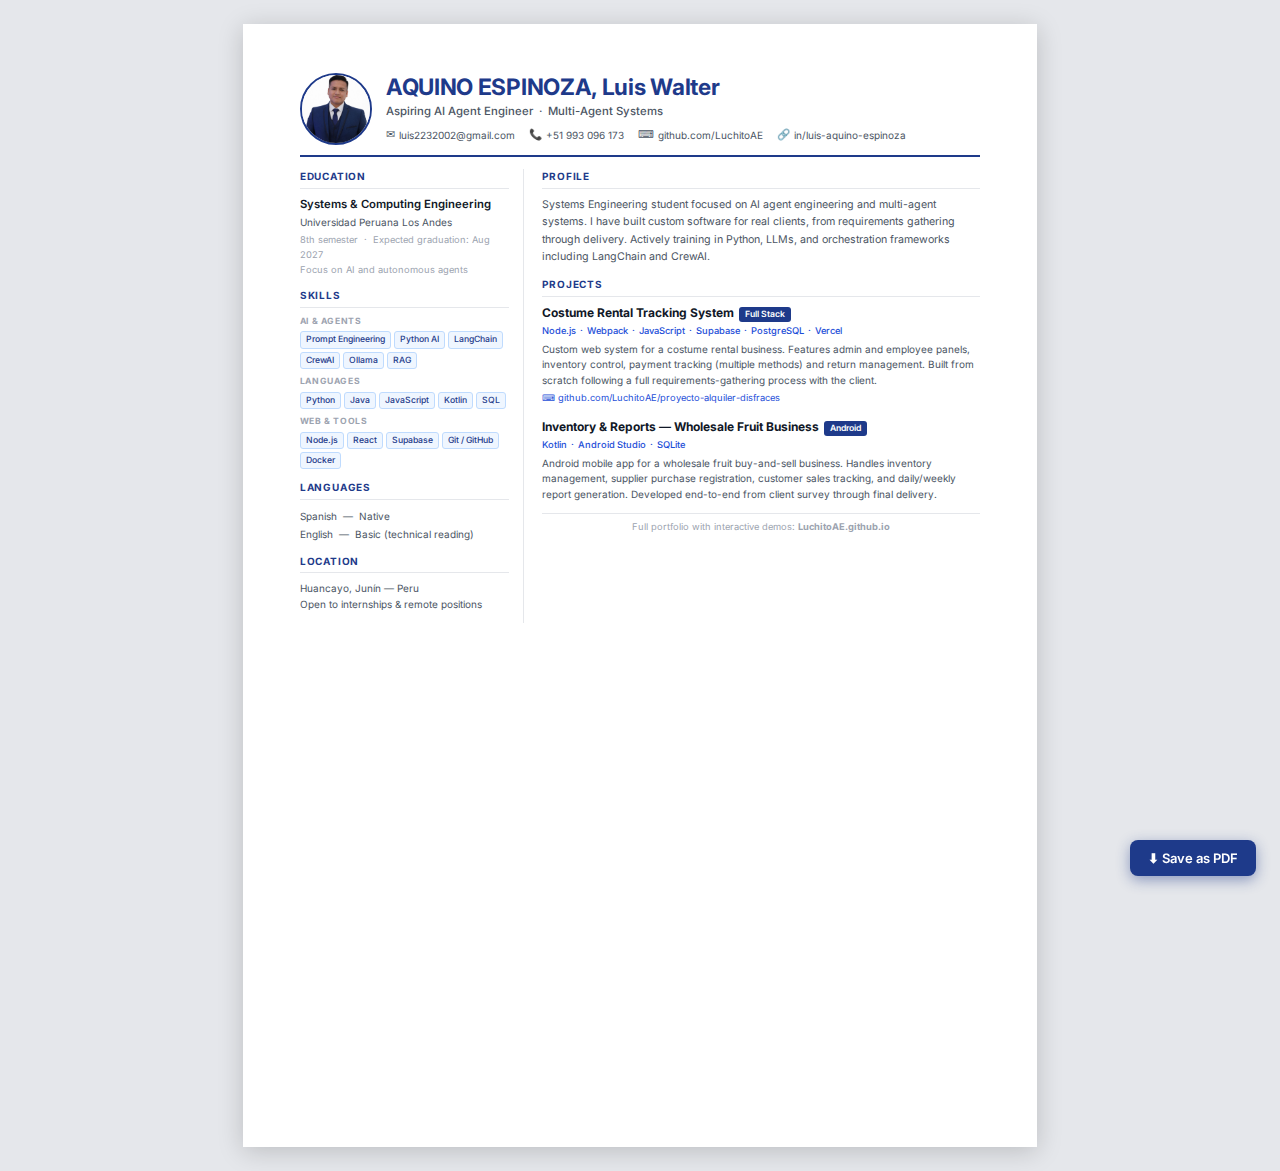
<file: cv-en.html>
<!DOCTYPE html>
<html lang="en">
<head>
  <meta charset="UTF-8" />
  <meta name="viewport" content="width=device-width, initial-scale=1.0" />
  <title>Luis Aquino — Resume</title>
  <link href="https://fonts.googleapis.com/css2?family=Inter:wght@400;500;600;700&display=swap" rel="stylesheet" />
  <style>
    :root {
      --primary:  #1e3a8a;
      --primary2: #1d4ed8;
      --text:     #111827;
      --text2:    #4b5563;
      --text3:    #9ca3af;
      --border:   #e5e7eb;
      --bg-tag:   #eff6ff;
      --border-tag: #bfdbfe;
    }

    * { box-sizing: border-box; margin: 0; padding: 0; }

    body {
      font-family: 'Inter', -apple-system, sans-serif;
      color: var(--text);
      background: #fff;
      font-size: 8.5pt;
      line-height: 1.55;
    }

    @media screen {
      html { background: #e5e7eb; }
      body {
        width: 210mm;
        min-height: 297mm;
        margin: 24px auto;
        padding: 13mm 15mm;
        box-shadow: 0 4px 24px rgba(0,0,0,.18);
      }
    }

    @page { size: A4; margin: 13mm 15mm; }
    @media print {
      html, body { background: #fff; box-shadow: none; margin: 0; padding: 0; width: auto; }
      .print-btn { display: none !important; }
    }

    .cv-header {
      display: flex;
      align-items: center;
      gap: 14px;
      padding-bottom: 10px;
      border-bottom: 2.5px solid var(--primary);
      margin-bottom: 12px;
    }

    .cv-avatar {
      width: 72px; height: 72px;
      border-radius: 50%;
      object-fit: cover;
      border: 2.5px solid var(--primary);
      flex-shrink: 0;
    }

    .cv-header-text { flex: 1; }

    .cv-name {
      font-size: 17pt;
      font-weight: 700;
      color: var(--primary);
      letter-spacing: -.3px;
      line-height: 1.1;
    }

    .cv-title {
      font-size: 8.5pt;
      font-weight: 500;
      color: var(--text2);
      margin-top: 3px;
    }

    .cv-contacts {
      display: flex;
      flex-wrap: wrap;
      gap: 4px 14px;
      margin-top: 7px;
    }

    .cv-contact {
      font-size: 7.5pt;
      color: var(--text2);
      text-decoration: none;
      display: flex;
      align-items: center;
      gap: 4px;
    }

    .cv-contact:hover { color: var(--primary2); }
    .ci { font-style: normal; font-size: 8pt; }

    .cv-body {
      display: grid;
      grid-template-columns: 33% 1fr;
      gap: 0 16px;
    }

    .cv-sidebar {
      border-right: 1px solid var(--border);
      padding-right: 14px;
    }

    .cv-main { padding-left: 2px; }

    .cv-sec { margin-bottom: 11px; }

    .cv-sec-title {
      font-size: 7.5pt;
      font-weight: 700;
      text-transform: uppercase;
      letter-spacing: .08em;
      color: var(--primary);
      border-bottom: 1px solid var(--border);
      padding-bottom: 3px;
      margin-bottom: 7px;
    }

    .cv-profile {
      font-size: 8pt;
      color: var(--text2);
      line-height: 1.65;
    }

    .edu-degree { font-size: 8.5pt; font-weight: 600; }
    .edu-uni    { font-size: 7.5pt; color: var(--text2); margin-top: 2px; }
    .edu-detail { font-size: 7pt; color: var(--text3); margin-top: 2px; line-height: 1.6; }

    .skill-group { margin-bottom: 6px; }
    .skill-group:last-child { margin-bottom: 0; }

    .skill-group-lbl {
      font-size: 6.5pt;
      font-weight: 700;
      text-transform: uppercase;
      letter-spacing: .07em;
      color: var(--text3);
      margin-bottom: 3px;
    }

    .skill-tags { display: flex; flex-wrap: wrap; gap: 3px; }

    .skill-tag {
      font-size: 6.5pt;
      background: var(--bg-tag);
      color: var(--primary);
      border: 1px solid var(--border-tag);
      border-radius: 3px;
      padding: 1px 5px;
      white-space: nowrap;
      font-weight: 500;
    }

    .lang-row { font-size: 7.5pt; color: var(--text2); line-height: 1.8; }

    .project { margin-bottom: 11px; }
    .project:last-child { margin-bottom: 0; }

    .project-head {
      display: flex;
      align-items: baseline;
      flex-wrap: wrap;
      gap: 5px;
      margin-bottom: 2px;
    }

    .project-name { font-size: 9pt; font-weight: 700; color: var(--text); }

    .project-badge {
      font-size: 6.5pt;
      background: var(--primary);
      color: #fff;
      border-radius: 3px;
      padding: 1px 6px;
      font-weight: 600;
    }

    .project-tech {
      font-size: 7pt;
      color: var(--primary2);
      font-weight: 500;
      margin-bottom: 3px;
    }

    .project-desc {
      font-size: 7.5pt;
      color: var(--text2);
      line-height: 1.55;
    }

    .project-link {
      font-size: 7pt;
      color: var(--primary2);
      text-decoration: none;
      display: inline-block;
      margin-top: 3px;
    }

    .cv-footer-note {
      font-size: 7pt;
      color: var(--text3);
      border-top: 1px solid var(--border);
      padding-top: 6px;
      margin-top: 8px;
      text-align: center;
    }

    @media screen {
      .print-btn {
        position: fixed;
        bottom: 24px; right: 24px;
        display: flex; align-items: center; gap: 7px;
        background: var(--primary); color: #fff;
        border: none; border-radius: 8px;
        padding: 10px 18px;
        font-family: 'Inter', sans-serif;
        font-size: 13px; font-weight: 600;
        cursor: pointer;
        box-shadow: 0 4px 14px rgba(30,58,138,.45);
        transition: background .15s;
      }
      .print-btn:hover { background: var(--primary2); }
    }
    @media print { .print-btn { display: none !important; } }
  </style>
</head>
<body>

<button class="print-btn" onclick="window.print()">
  ⬇ Save as PDF
</button>

<!-- ══ HEADER ══ -->
<header class="cv-header">
  <img src="assets/images/avatar.jpg" alt="Luis Aquino" class="cv-avatar" />
  <div class="cv-header-text">
    <div class="cv-name">AQUINO ESPINOZA, Luis Walter</div>
    <div class="cv-title">Aspiring AI Agent Engineer &nbsp;·&nbsp; Multi-Agent Systems</div>
    <div class="cv-contacts">
      <a class="cv-contact" href="mailto:luis2232002@gmail.com">
        <i class="ci">✉</i> luis2232002@gmail.com
      </a>
      <a class="cv-contact" href="tel:+51993096173">
        <i class="ci">📞</i> +51 993 096 173
      </a>
      <a class="cv-contact" href="https://github.com/LuchitoAE" target="_blank">
        <i class="ci">⌨</i> github.com/LuchitoAE
      </a>
      <a class="cv-contact" href="https://linkedin.com/in/luis-aquino-espinoza-034b55167" target="_blank">
        <i class="ci">🔗</i> in/luis-aquino-espinoza
      </a>
    </div>
  </div>
</header>

<!-- ══ BODY ══ -->
<div class="cv-body">

  <!-- ── SIDEBAR ── -->
  <aside class="cv-sidebar">

    <!-- Education -->
    <div class="cv-sec">
      <div class="cv-sec-title">Education</div>
      <div class="edu-degree">Systems &amp; Computing Engineering</div>
      <div class="edu-uni">Universidad Peruana Los Andes</div>
      <div class="edu-detail">8th semester &nbsp;·&nbsp; Expected graduation: Aug 2027<br>Focus on AI and autonomous agents</div>
    </div>

    <!-- Skills -->
    <div class="cv-sec">
      <div class="cv-sec-title">Skills</div>

      <div class="skill-group">
        <div class="skill-group-lbl">AI &amp; Agents</div>
        <div class="skill-tags">
          <span class="skill-tag">Prompt Engineering</span>
          <span class="skill-tag">Python AI</span>
          <span class="skill-tag">LangChain</span>
          <span class="skill-tag">CrewAI</span>
          <span class="skill-tag">Ollama</span>
          <span class="skill-tag">RAG</span>
        </div>
      </div>

      <div class="skill-group">
        <div class="skill-group-lbl">Languages</div>
        <div class="skill-tags">
          <span class="skill-tag">Python</span>
          <span class="skill-tag">Java</span>
          <span class="skill-tag">JavaScript</span>
          <span class="skill-tag">Kotlin</span>
          <span class="skill-tag">SQL</span>
        </div>
      </div>

      <div class="skill-group">
        <div class="skill-group-lbl">Web &amp; Tools</div>
        <div class="skill-tags">
          <span class="skill-tag">Node.js</span>
          <span class="skill-tag">React</span>
          <span class="skill-tag">Supabase</span>
          <span class="skill-tag">Git / GitHub</span>
          <span class="skill-tag">Docker</span>
        </div>
      </div>
    </div>

    <!-- Languages -->
    <div class="cv-sec">
      <div class="cv-sec-title">Languages</div>
      <div class="lang-row">
        Spanish &nbsp;—&nbsp; Native<br>
        English &nbsp;—&nbsp; Basic (technical reading)
      </div>
    </div>

    <!-- Location -->
    <div class="cv-sec">
      <div class="cv-sec-title">Location</div>
      <div class="edu-detail" style="font-size:7.5pt; color:#4b5563;">
        Huancayo, Junín — Peru<br>
        Open to internships &amp; remote positions
      </div>
    </div>

  </aside>

  <!-- ── MAIN ── -->
  <main class="cv-main">

    <!-- Profile -->
    <div class="cv-sec">
      <div class="cv-sec-title">Profile</div>
      <p class="cv-profile">
        Systems Engineering student focused on AI agent engineering and multi-agent systems.
        I have built custom software for real clients, from requirements gathering through delivery.
        Actively training in Python, LLMs, and orchestration frameworks including LangChain and CrewAI.
      </p>
    </div>

    <!-- Projects -->
    <div class="cv-sec">
      <div class="cv-sec-title">Projects</div>

      <div class="project">
        <div class="project-head">
          <span class="project-name">Costume Rental Tracking System</span>
          <span class="project-badge">Full Stack</span>
        </div>
        <div class="project-tech">Node.js &nbsp;·&nbsp; Webpack &nbsp;·&nbsp; JavaScript &nbsp;·&nbsp; Supabase &nbsp;·&nbsp; PostgreSQL &nbsp;·&nbsp; Vercel</div>
        <p class="project-desc">
          Custom web system for a costume rental business. Features admin and employee panels,
          inventory control, payment tracking (multiple methods) and return management.
          Built from scratch following a full requirements-gathering process with the client.
        </p>
        <a class="project-link" href="https://github.com/LuchitoAE/proyecto-alquiler-disfraces" target="_blank">
          ⌨ github.com/LuchitoAE/proyecto-alquiler-disfraces
        </a>
      </div>

      <div class="project">
        <div class="project-head">
          <span class="project-name">Inventory &amp; Reports — Wholesale Fruit Business</span>
          <span class="project-badge">Android</span>
        </div>
        <div class="project-tech">Kotlin &nbsp;·&nbsp; Android Studio &nbsp;·&nbsp; SQLite</div>
        <p class="project-desc">
          Android mobile app for a wholesale fruit buy-and-sell business. Handles inventory management,
          supplier purchase registration, customer sales tracking, and daily/weekly report generation.
          Developed end-to-end from client survey through final delivery.
        </p>
      </div>

    </div>

    <div class="cv-footer-note">
      Full portfolio with interactive demos: <strong>LuchitoAE.github.io</strong>
    </div>

  </main>
</div>

</body>
</html>
</file>
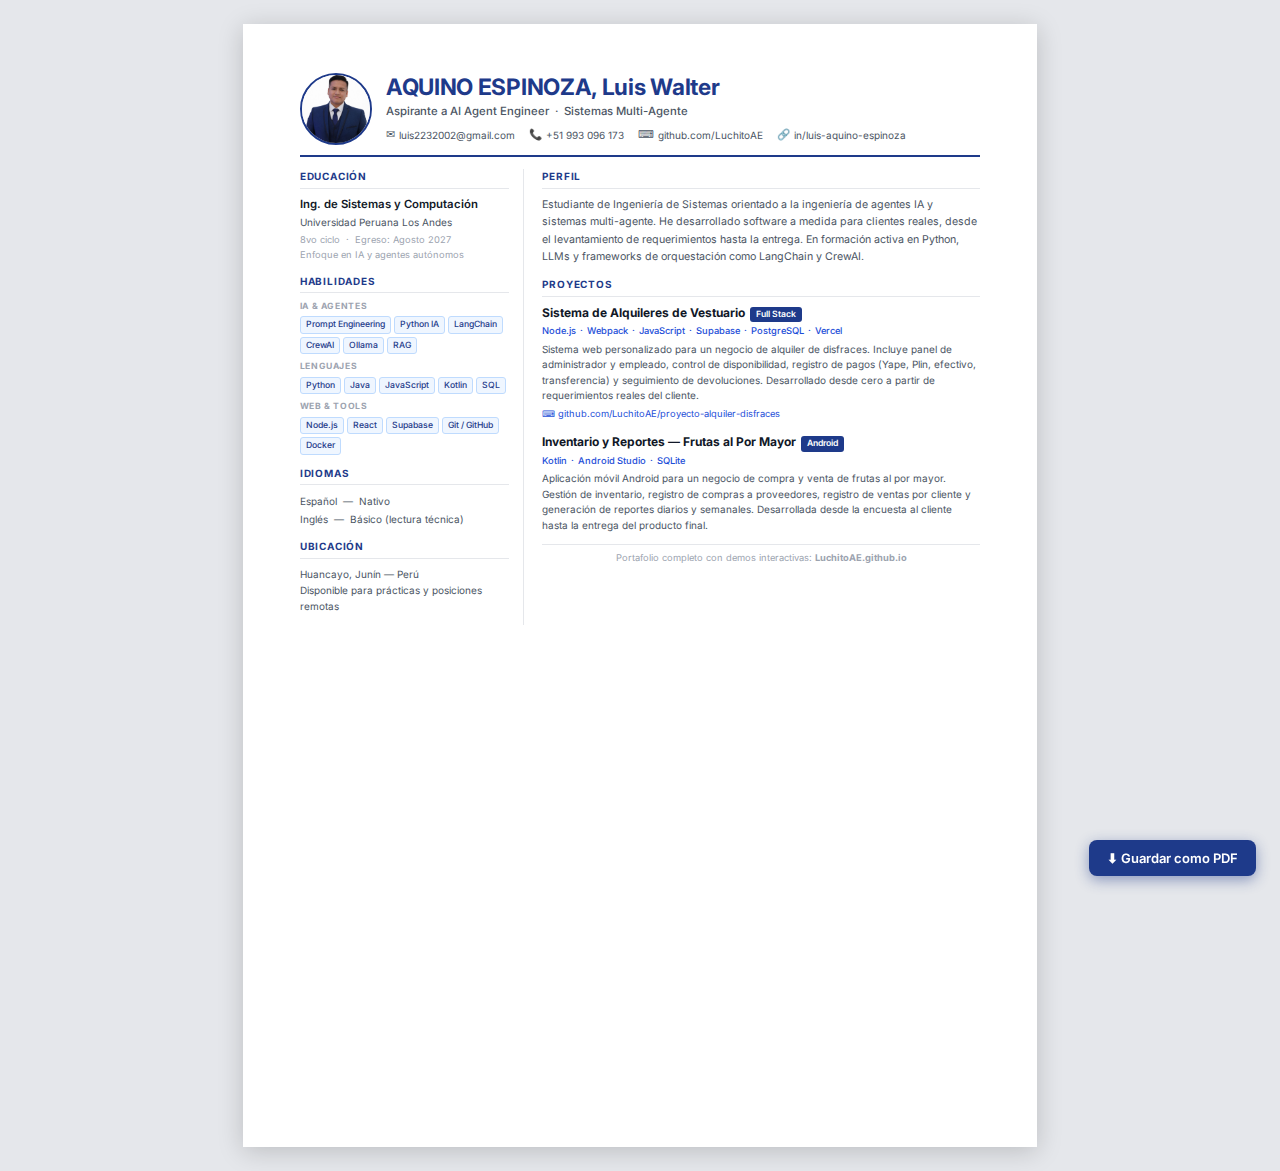
<file: cv-es.html>
<!DOCTYPE html>
<html lang="es">
<head>
  <meta charset="UTF-8" />
  <meta name="viewport" content="width=device-width, initial-scale=1.0" />
  <title>Luis Aquino — CV</title>
  <link href="https://fonts.googleapis.com/css2?family=Inter:wght@400;500;600;700&display=swap" rel="stylesheet" />
  <style>
    :root {
      --primary:  #1e3a8a;
      --primary2: #1d4ed8;
      --text:     #111827;
      --text2:    #4b5563;
      --text3:    #9ca3af;
      --border:   #e5e7eb;
      --bg-tag:   #eff6ff;
      --border-tag: #bfdbfe;
    }

    * { box-sizing: border-box; margin: 0; padding: 0; }

    body {
      font-family: 'Inter', -apple-system, sans-serif;
      color: var(--text);
      background: #fff;
      font-size: 8.5pt;
      line-height: 1.55;
    }

    /* ── SCREEN: centro la hoja en la pantalla ── */
    @media screen {
      html { background: #e5e7eb; }
      body {
        width: 210mm;
        min-height: 297mm;
        margin: 24px auto;
        padding: 13mm 15mm;
        box-shadow: 0 4px 24px rgba(0,0,0,.18);
      }
    }

    /* ── PRINT ── */
    @page { size: A4; margin: 13mm 15mm; }
    @media print {
      html, body { background: #fff; box-shadow: none; margin: 0; padding: 0; width: auto; }
      .print-btn { display: none !important; }
    }

    /* ══════════════════════════════════════
       HEADER
    ══════════════════════════════════════ */
    .cv-header {
      display: flex;
      align-items: center;
      gap: 14px;
      padding-bottom: 10px;
      border-bottom: 2.5px solid var(--primary);
      margin-bottom: 12px;
    }

    .cv-avatar {
      width: 72px; height: 72px;
      border-radius: 50%;
      object-fit: cover;
      border: 2.5px solid var(--primary);
      flex-shrink: 0;
    }

    .cv-header-text { flex: 1; }

    .cv-name {
      font-size: 17pt;
      font-weight: 700;
      color: var(--primary);
      letter-spacing: -.3px;
      line-height: 1.1;
    }

    .cv-title {
      font-size: 8.5pt;
      font-weight: 500;
      color: var(--text2);
      margin-top: 3px;
    }

    .cv-contacts {
      display: flex;
      flex-wrap: wrap;
      gap: 4px 14px;
      margin-top: 7px;
    }

    .cv-contact {
      font-size: 7.5pt;
      color: var(--text2);
      text-decoration: none;
      display: flex;
      align-items: center;
      gap: 4px;
    }

    .cv-contact:hover { color: var(--primary2); }

    .ci { font-style: normal; font-size: 8pt; }

    /* ══════════════════════════════════════
       BODY (dos columnas)
    ══════════════════════════════════════ */
    .cv-body {
      display: grid;
      grid-template-columns: 33% 1fr;
      gap: 0 16px;
    }

    /* ── sidebar ── */
    .cv-sidebar {
      border-right: 1px solid var(--border);
      padding-right: 14px;
    }

    /* ── main ── */
    .cv-main {
      padding-left: 2px;
    }

    /* ══════════════════════════════════════
       SECCIONES
    ══════════════════════════════════════ */
    .cv-sec { margin-bottom: 11px; }

    .cv-sec-title {
      font-size: 7.5pt;
      font-weight: 700;
      text-transform: uppercase;
      letter-spacing: .08em;
      color: var(--primary);
      border-bottom: 1px solid var(--border);
      padding-bottom: 3px;
      margin-bottom: 7px;
    }

    /* ── perfil ── */
    .cv-profile {
      font-size: 8pt;
      color: var(--text2);
      line-height: 1.65;
    }

    /* ── educación ── */
    .edu-degree { font-size: 8.5pt; font-weight: 600; }
    .edu-uni    { font-size: 7.5pt; color: var(--text2); margin-top: 2px; }
    .edu-detail { font-size: 7pt;   color: var(--text3); margin-top: 2px; line-height: 1.6; }

    /* ── habilidades ── */
    .skill-group { margin-bottom: 6px; }
    .skill-group:last-child { margin-bottom: 0; }

    .skill-group-lbl {
      font-size: 6.5pt;
      font-weight: 700;
      text-transform: uppercase;
      letter-spacing: .07em;
      color: var(--text3);
      margin-bottom: 3px;
    }

    .skill-tags { display: flex; flex-wrap: wrap; gap: 3px; }

    .skill-tag {
      font-size: 6.5pt;
      background: var(--bg-tag);
      color: var(--primary);
      border: 1px solid var(--border-tag);
      border-radius: 3px;
      padding: 1px 5px;
      white-space: nowrap;
      font-weight: 500;
    }

    /* ── idiomas ── */
    .lang-row { font-size: 7.5pt; color: var(--text2); line-height: 1.8; }

    /* ── proyectos ── */
    .project { margin-bottom: 11px; }
    .project:last-child { margin-bottom: 0; }

    .project-head {
      display: flex;
      align-items: baseline;
      flex-wrap: wrap;
      gap: 5px;
      margin-bottom: 2px;
    }

    .project-name {
      font-size: 9pt;
      font-weight: 700;
      color: var(--text);
    }

    .project-badge {
      font-size: 6.5pt;
      background: var(--primary);
      color: #fff;
      border-radius: 3px;
      padding: 1px 6px;
      font-weight: 600;
    }

    .project-tech {
      font-size: 7pt;
      color: var(--primary2);
      font-weight: 500;
      margin-bottom: 3px;
    }

    .project-desc {
      font-size: 7.5pt;
      color: var(--text2);
      line-height: 1.55;
    }

    .project-link {
      font-size: 7pt;
      color: var(--primary2);
      text-decoration: none;
      display: inline-block;
      margin-top: 3px;
    }

    /* ── disponibilidad ── */
    .cv-footer-note {
      font-size: 7pt;
      color: var(--text3);
      border-top: 1px solid var(--border);
      padding-top: 6px;
      margin-top: 8px;
      text-align: center;
    }

    /* ══════════════════════════════════════
       BOTÓN IMPRIMIR (solo en pantalla)
    ══════════════════════════════════════ */
    @media screen {
      .print-btn {
        position: fixed;
        bottom: 24px; right: 24px;
        display: flex; align-items: center; gap: 7px;
        background: var(--primary); color: #fff;
        border: none; border-radius: 8px;
        padding: 10px 18px;
        font-family: 'Inter', sans-serif;
        font-size: 13px; font-weight: 600;
        cursor: pointer;
        box-shadow: 0 4px 14px rgba(30,58,138,.45);
        transition: background .15s;
      }
      .print-btn:hover { background: var(--primary2); }
    }
    @media print { .print-btn { display: none !important; } }
  </style>
</head>
<body>

<button class="print-btn" onclick="window.print()">
  ⬇ Guardar como PDF
</button>

<!-- ══ HEADER ══ -->
<header class="cv-header">
  <img src="assets/images/avatar.jpg" alt="Luis Aquino" class="cv-avatar" />
  <div class="cv-header-text">
    <div class="cv-name">AQUINO ESPINOZA, Luis Walter</div>
    <div class="cv-title">Aspirante a AI Agent Engineer &nbsp;·&nbsp; Sistemas Multi-Agente</div>
    <div class="cv-contacts">
      <a class="cv-contact" href="mailto:luis2232002@gmail.com">
        <i class="ci">✉</i> luis2232002@gmail.com
      </a>
      <a class="cv-contact" href="tel:+51993096173">
        <i class="ci">📞</i> +51 993 096 173
      </a>
      <a class="cv-contact" href="https://github.com/LuchitoAE" target="_blank">
        <i class="ci">⌨</i> github.com/LuchitoAE
      </a>
      <a class="cv-contact" href="https://linkedin.com/in/luis-aquino-espinoza-034b55167" target="_blank">
        <i class="ci">🔗</i> in/luis-aquino-espinoza
      </a>
    </div>
  </div>
</header>

<!-- ══ BODY ══ -->
<div class="cv-body">

  <!-- ── SIDEBAR ── -->
  <aside class="cv-sidebar">

    <!-- Educación -->
    <div class="cv-sec">
      <div class="cv-sec-title">Educación</div>
      <div class="edu-degree">Ing. de Sistemas y Computación</div>
      <div class="edu-uni">Universidad Peruana Los Andes</div>
      <div class="edu-detail">8vo ciclo &nbsp;·&nbsp; Egreso: Agosto 2027<br>Enfoque en IA y agentes autónomos</div>
    </div>

    <!-- Habilidades -->
    <div class="cv-sec">
      <div class="cv-sec-title">Habilidades</div>

      <div class="skill-group">
        <div class="skill-group-lbl">IA &amp; Agentes</div>
        <div class="skill-tags">
          <span class="skill-tag">Prompt Engineering</span>
          <span class="skill-tag">Python IA</span>
          <span class="skill-tag">LangChain</span>
          <span class="skill-tag">CrewAI</span>
          <span class="skill-tag">Ollama</span>
          <span class="skill-tag">RAG</span>
        </div>
      </div>

      <div class="skill-group">
        <div class="skill-group-lbl">Lenguajes</div>
        <div class="skill-tags">
          <span class="skill-tag">Python</span>
          <span class="skill-tag">Java</span>
          <span class="skill-tag">JavaScript</span>
          <span class="skill-tag">Kotlin</span>
          <span class="skill-tag">SQL</span>
        </div>
      </div>

      <div class="skill-group">
        <div class="skill-group-lbl">Web &amp; Tools</div>
        <div class="skill-tags">
          <span class="skill-tag">Node.js</span>
          <span class="skill-tag">React</span>
          <span class="skill-tag">Supabase</span>
          <span class="skill-tag">Git / GitHub</span>
          <span class="skill-tag">Docker</span>
        </div>
      </div>
    </div>

    <!-- Idiomas -->
    <div class="cv-sec">
      <div class="cv-sec-title">Idiomas</div>
      <div class="lang-row">
        Español &nbsp;—&nbsp; Nativo<br>
        Inglés &nbsp;—&nbsp; Básico (lectura técnica)
      </div>
    </div>

    <!-- Ubicación -->
    <div class="cv-sec">
      <div class="cv-sec-title">Ubicación</div>
      <div class="edu-detail" style="font-size:7.5pt; color:#4b5563;">
        Huancayo, Junín — Perú<br>
        Disponible para prácticas y posiciones remotas
      </div>
    </div>

  </aside>

  <!-- ── MAIN ── -->
  <main class="cv-main">

    <!-- Perfil -->
    <div class="cv-sec">
      <div class="cv-sec-title">Perfil</div>
      <p class="cv-profile">
        Estudiante de Ingeniería de Sistemas orientado a la ingeniería de agentes IA y sistemas multi-agente.
        He desarrollado software a medida para clientes reales, desde el levantamiento de requerimientos hasta la entrega.
        En formación activa en Python, LLMs y frameworks de orquestación como LangChain y CrewAI.
      </p>
    </div>

    <!-- Proyectos -->
    <div class="cv-sec">
      <div class="cv-sec-title">Proyectos</div>

      <div class="project">
        <div class="project-head">
          <span class="project-name">Sistema de Alquileres de Vestuario</span>
          <span class="project-badge">Full Stack</span>
        </div>
        <div class="project-tech">Node.js &nbsp;·&nbsp; Webpack &nbsp;·&nbsp; JavaScript &nbsp;·&nbsp; Supabase &nbsp;·&nbsp; PostgreSQL &nbsp;·&nbsp; Vercel</div>
        <p class="project-desc">
          Sistema web personalizado para un negocio de alquiler de disfraces. Incluye panel de administrador y empleado,
          control de disponibilidad, registro de pagos (Yape, Plin, efectivo, transferencia) y seguimiento de
          devoluciones. Desarrollado desde cero a partir de requerimientos reales del cliente.
        </p>
        <a class="project-link" href="https://github.com/LuchitoAE/proyecto-alquiler-disfraces" target="_blank">
          ⌨ github.com/LuchitoAE/proyecto-alquiler-disfraces
        </a>
      </div>

      <div class="project">
        <div class="project-head">
          <span class="project-name">Inventario y Reportes — Frutas al Por Mayor</span>
          <span class="project-badge">Android</span>
        </div>
        <div class="project-tech">Kotlin &nbsp;·&nbsp; Android Studio &nbsp;·&nbsp; SQLite</div>
        <p class="project-desc">
          Aplicación móvil Android para un negocio de compra y venta de frutas al por mayor. Gestión de inventario,
          registro de compras a proveedores, registro de ventas por cliente y generación de reportes diarios y
          semanales. Desarrollada desde la encuesta al cliente hasta la entrega del producto final.
        </p>
      </div>

    </div>

    <div class="cv-footer-note">
      Portafolio completo con demos interactivas: <strong>LuchitoAE.github.io</strong>
    </div>

  </main>
</div>

</body>
</html>
</file>
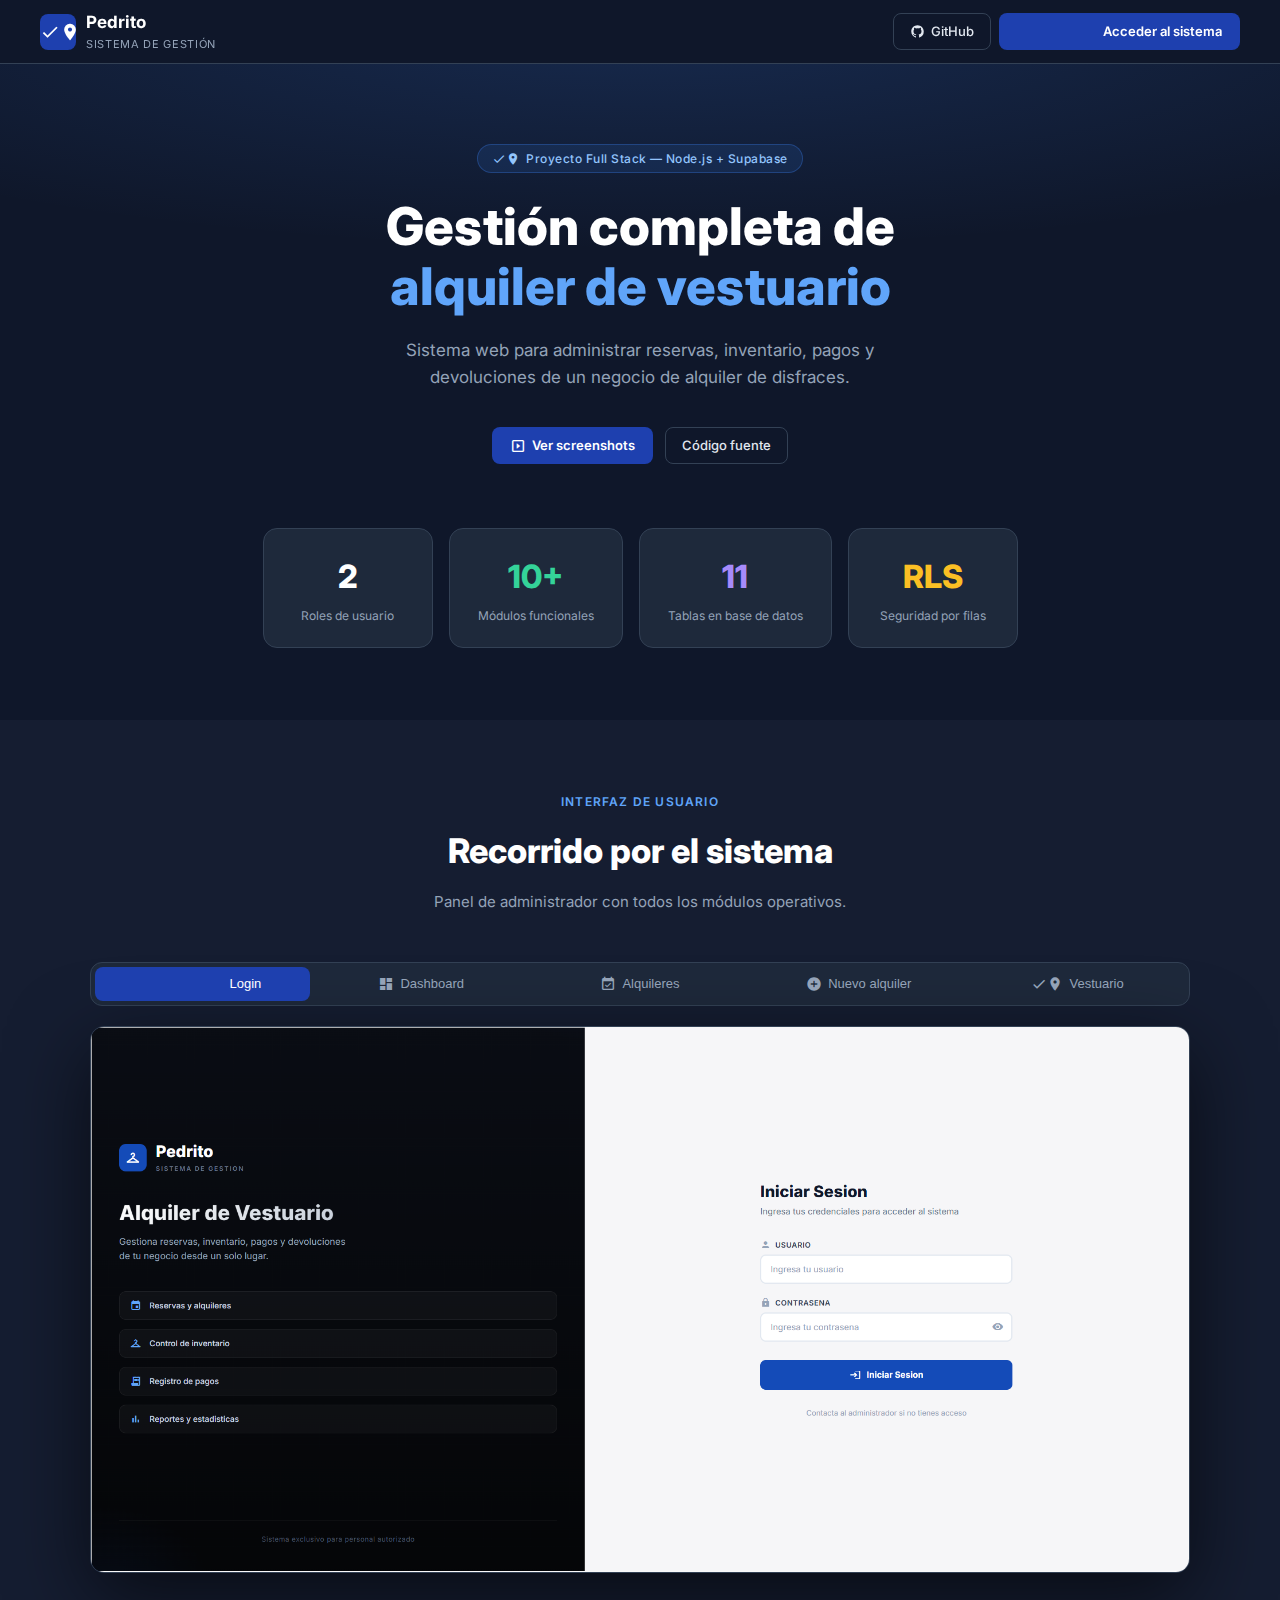
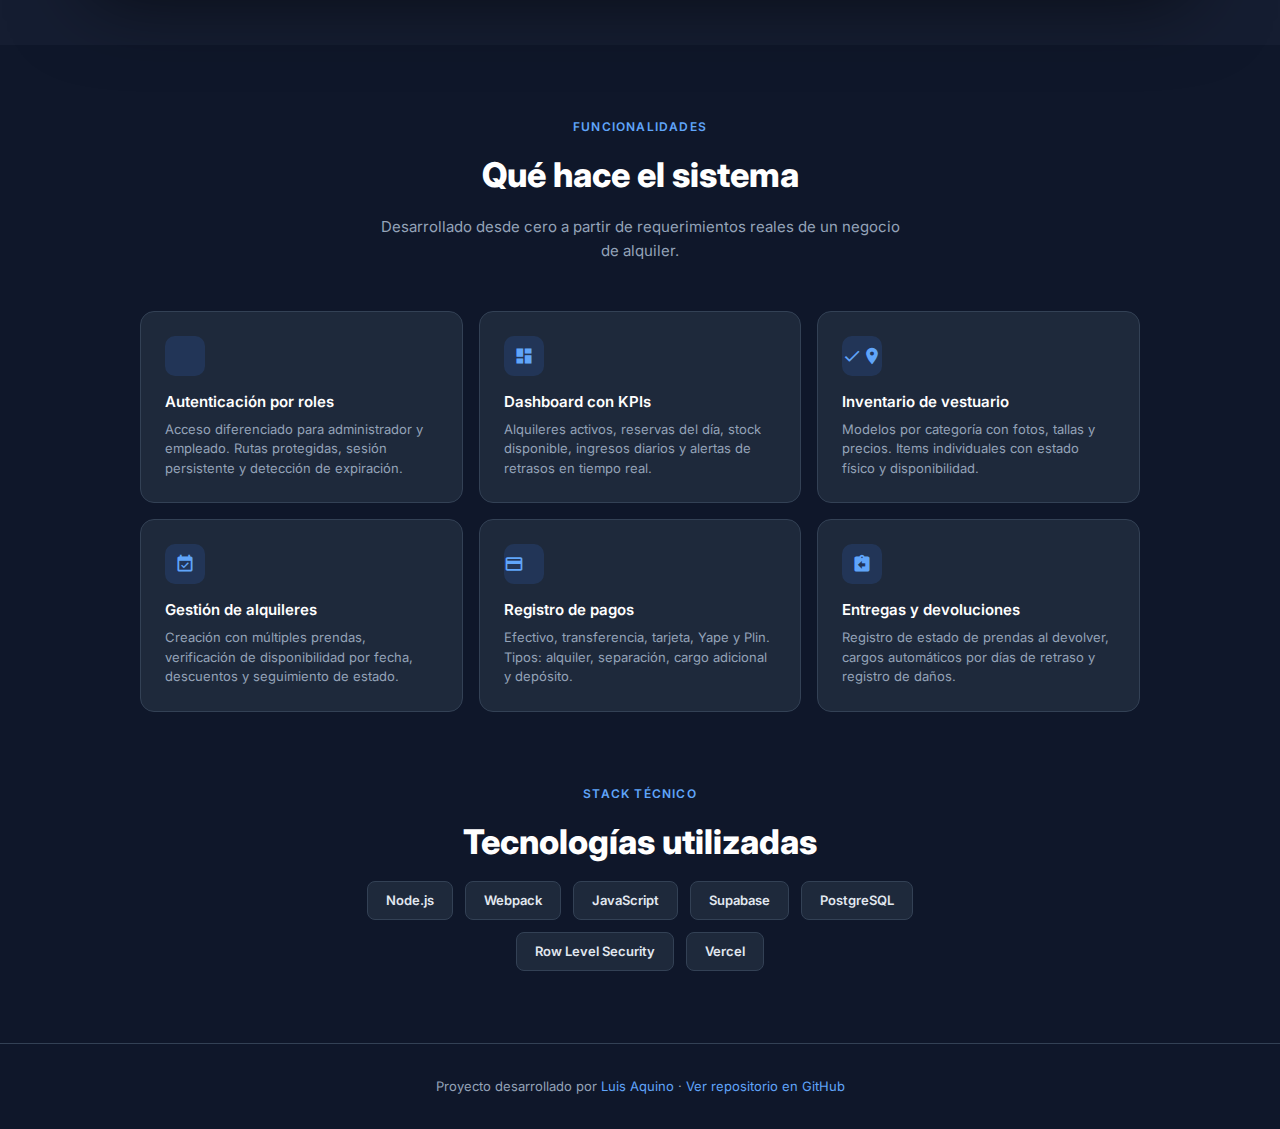
<file: demos/demo_proyecto-alquiler-disfraces/demo.html>
<!DOCTYPE html>
<html lang="es">
<head>
  <meta charset="UTF-8" />
  <meta name="viewport" content="width=device-width, initial-scale=1.0" />
  <title>Pedrito — Sistema de Alquiler de Vestuario</title>
  <link href="https://fonts.googleapis.com/css2?family=Inter:wght@400;500;600;700;800&display=swap" rel="stylesheet" />
  <link href="https://fonts.googleapis.com/icon?family=Material+Icons" rel="stylesheet" />
  <style>
    *, *::before, *::after { box-sizing: border-box; margin: 0; padding: 0; }

    :root {
      --blue:    #1e40af;
      --blue-lt: #3b82f6;
      --dark:    #0f172a;
      --card:    #1e293b;
      --border:  #334155;
      --muted:   #94a3b8;
      --text:    #e2e8f0;
      --white:   #ffffff;
    }

    html { scroll-behavior: smooth; }
    body {
      font-family: 'Inter', sans-serif;
      background: var(--dark);
      color: var(--text);
      line-height: 1.6;
    }

    /* ── NAV ── */
    nav {
      position: sticky; top: 0; z-index: 100;
      display: flex; align-items: center; justify-content: space-between;
      padding: 0 40px; height: 64px;
      background: rgba(15,23,42,.85);
      backdrop-filter: blur(12px);
      border-bottom: 1px solid var(--border);
    }
    .nav-logo { display: flex; align-items: center; gap: 10px; }
    .nav-logo-icon {
      width: 36px; height: 36px; border-radius: 8px;
      background: var(--blue); display: grid; place-items: center;
    }
    .nav-logo-icon .material-icons { font-size: 20px; color: #fff; }
    .nav-logo-name { font-size: 17px; font-weight: 700; color: var(--white); }
    .nav-logo-sub  { font-size: 11px; color: var(--muted); letter-spacing: .06em; text-transform: uppercase; }
    .nav-links { display: flex; gap: 8px; }
    .btn-ghost {
      padding: 7px 16px; border-radius: 8px; font-size: 13px; font-weight: 500;
      border: 1px solid var(--border); color: var(--text); text-decoration: none;
      transition: background .15s, border-color .15s;
      display: flex; align-items: center; gap: 6px;
    }
    .btn-ghost:hover { background: var(--card); border-color: var(--blue-lt); }
    .btn-primary {
      padding: 7px 18px; border-radius: 8px; font-size: 13px; font-weight: 600;
      background: var(--blue); color: #fff; text-decoration: none; border: none;
      transition: background .15s; display: flex; align-items: center; gap: 6px; cursor: pointer;
    }
    .btn-primary:hover { background: #1d4ed8; }

    /* ── HERO ── */
    .hero {
      text-align: center;
      padding: 80px 24px 64px;
      background: radial-gradient(ellipse 80% 50% at 50% -10%, rgba(59,130,246,.18), transparent);
    }
    .hero-badge {
      display: inline-flex; align-items: center; gap: 6px;
      background: rgba(59,130,246,.12); border: 1px solid rgba(59,130,246,.3);
      color: #93c5fd; padding: 4px 14px; border-radius: 20px;
      font-size: 12px; font-weight: 500; letter-spacing: .04em;
      margin-bottom: 24px;
    }
    .hero h1 {
      font-size: clamp(28px, 5vw, 52px);
      font-weight: 800; color: var(--white); line-height: 1.15;
      max-width: 720px; margin: 0 auto 20px;
    }
    .hero h1 span { color: #60a5fa; }
    .hero p {
      font-size: 17px; color: var(--muted);
      max-width: 560px; margin: 0 auto 36px;
    }
    .hero-btns { display: flex; justify-content: center; gap: 12px; flex-wrap: wrap; }

    /* ── KPI ROW ── */
    .kpi-row {
      display: flex; justify-content: center; gap: 16px; flex-wrap: wrap;
      padding: 0 24px 72px;
    }
    .kpi-card {
      background: var(--card); border: 1px solid var(--border);
      border-radius: 14px; padding: 22px 28px; min-width: 170px; text-align: center;
    }
    .kpi-card .kpi-value { font-size: 32px; font-weight: 800; color: var(--white); }
    .kpi-card .kpi-value.green  { color: #34d399; }
    .kpi-card .kpi-value.orange { color: #fbbf24; }
    .kpi-card .kpi-value.purple { color: #a78bfa; }
    .kpi-card .kpi-label { font-size: 12px; color: var(--muted); margin-top: 4px; }

    /* ── SECTION ── */
    section { padding: 72px 24px; }
    .section-label {
      text-align: center; font-size: 12px; font-weight: 600;
      color: #60a5fa; letter-spacing: .1em; text-transform: uppercase; margin-bottom: 12px;
    }
    .section-title {
      text-align: center; font-size: clamp(22px,3.5vw,34px);
      font-weight: 800; color: var(--white); margin-bottom: 12px;
    }
    .section-sub {
      text-align: center; font-size: 15px; color: var(--muted);
      max-width: 540px; margin: 0 auto 48px;
    }

    /* ── SCREENSHOT TABS ── */
    .tabs-wrapper { max-width: 1100px; margin: 0 auto; }
    .tabs-nav {
      display: flex; gap: 4px; background: var(--card);
      border: 1px solid var(--border); border-radius: 12px;
      padding: 4px; margin-bottom: 20px; flex-wrap: wrap;
    }
    .tab-btn {
      flex: 1; min-width: 130px; padding: 9px 16px; border-radius: 8px;
      border: none; background: transparent; color: var(--muted);
      font-size: 13px; font-weight: 500; cursor: pointer;
      transition: background .15s, color .15s;
      display: flex; align-items: center; justify-content: center; gap: 6px;
    }
    .tab-btn.active { background: var(--blue); color: #fff; }
    .tab-btn:not(.active):hover { background: var(--border); color: var(--text); }
    .tab-pane { display: none; }
    .tab-pane.active { display: block; }
    .screenshot-frame {
      border-radius: 14px; overflow: hidden;
      border: 1px solid var(--border);
      box-shadow: 0 24px 80px rgba(0,0,0,.6);
    }
    .screenshot-frame img { width: 100%; display: block; }

    /* ── VESTUARIO GRID (3 screenshots) ── */
    .vest-grid {
      display: grid;
      grid-template-columns: repeat(3, 1fr);
      gap: 16px;
    }
    .vest-item { display: flex; flex-direction: column; gap: 8px; }
    .vest-label {
      font-size: 11px; font-weight: 600; text-align: center;
      color: var(--muted); letter-spacing: .06em; text-transform: uppercase;
    }
    .vest-grid .screenshot-frame { border-radius: 10px; flex: 1; }
    @media (max-width: 700px) {
      .vest-grid { grid-template-columns: 1fr; }
    }

    /* ── FEATURES ── */
    .features-grid {
      display: grid;
      grid-template-columns: repeat(auto-fill, minmax(280px,1fr));
      gap: 16px; max-width: 1000px; margin: 0 auto;
    }
    .feature-card {
      background: var(--card); border: 1px solid var(--border);
      border-radius: 14px; padding: 24px;
      transition: border-color .2s;
    }
    .feature-card:hover { border-color: #3b82f6; }
    .feature-icon {
      width: 40px; height: 40px; border-radius: 10px;
      background: rgba(59,130,246,.15); display: grid; place-items: center;
      margin-bottom: 14px;
    }
    .feature-icon .material-icons { color: #60a5fa; font-size: 20px; }
    .feature-card h4 { font-size: 15px; font-weight: 600; color: var(--white); margin-bottom: 6px; }
    .feature-card p  { font-size: 13px; color: var(--muted); line-height: 1.5; }

    /* ── TECH STACK ── */
    .tech-row { display: flex; flex-wrap: wrap; justify-content: center; gap: 12px; max-width: 700px; margin: 0 auto; }
    .tech-chip {
      background: var(--card); border: 1px solid var(--border);
      border-radius: 8px; padding: 8px 18px;
      font-size: 13px; font-weight: 600; color: var(--text);
    }

    /* ── FOOTER ── */
    footer {
      border-top: 1px solid var(--border);
      padding: 32px 24px; text-align: center;
      font-size: 13px; color: var(--muted);
    }
    footer a { color: #60a5fa; text-decoration: none; }
    footer a:hover { text-decoration: underline; }

    @media (max-width: 600px) {
      nav { padding: 0 16px; }
      .tab-btn span:first-child { display: none; }
    }
  </style>
</head>
<body>

<!-- NAV -->
<nav>
  <div class="nav-logo">
    <div class="nav-logo-icon">
      <span class="material-icons">checkroom</span>
    </div>
    <div>
      <div class="nav-logo-name">Pedrito</div>
      <div class="nav-logo-sub">Sistema de Gestión</div>
    </div>
  </div>
  <div class="nav-links">
    <a href="https://github.com/LuchitoAE/proyecto-alquiler-disfraces" target="_blank" class="btn-ghost">
      <svg width="15" height="15" viewBox="0 0 24 24" fill="currentColor"><path d="M12 2C6.477 2 2 6.484 2 12.017c0 4.425 2.865 8.18 6.839 9.504.5.092.682-.217.682-.483 0-.237-.008-.868-.013-1.703-2.782.605-3.369-1.343-3.369-1.343-.454-1.158-1.11-1.466-1.11-1.466-.908-.62.069-.608.069-.608 1.003.07 1.531 1.032 1.531 1.032.892 1.53 2.341 1.088 2.91.832.092-.647.35-1.088.636-1.338-2.22-.253-4.555-1.113-4.555-4.951 0-1.093.39-1.988 1.029-2.688-.103-.253-.446-1.272.098-2.65 0 0 .84-.27 2.75 1.026A9.564 9.564 0 0112 6.844c.85.004 1.705.115 2.504.337 1.909-1.296 2.747-1.027 2.747-1.027.546 1.379.202 2.398.1 2.651.64.7 1.028 1.595 1.028 2.688 0 3.848-2.339 4.695-4.566 4.943.359.309.678.92.678 1.855 0 1.338-.012 2.419-.012 2.747 0 .268.18.58.688.482A10.019 10.019 0 0022 12.017C22 6.484 17.522 2 12 2z"/></svg>
      GitHub
    </a>
    <a href="/" class="btn-primary">
      <span class="material-icons" style="font-size:16px">login</span>
      Acceder al sistema
    </a>
  </div>
</nav>

<!-- HERO -->
<div class="hero">
  <div class="hero-badge">
    <span class="material-icons" style="font-size:14px">checkroom</span>
    Proyecto Full Stack — Node.js + Supabase
  </div>
  <h1>Gestión completa de<br/><span>alquiler de vestuario</span></h1>
  <p>Sistema web para administrar reservas, inventario, pagos y devoluciones de un negocio de alquiler de disfraces.</p>
  <div class="hero-btns">
    <a href="#screenshots" class="btn-primary">
      <span class="material-icons" style="font-size:16px">slideshow</span>
      Ver screenshots
    </a>
    <a href="https://github.com/LuchitoAE/proyecto-alquiler-disfraces" target="_blank" class="btn-ghost">
      Código fuente
    </a>
  </div>
</div>

<!-- KPI ROW -->
<div class="kpi-row">
  <div class="kpi-card">
    <div class="kpi-value">2</div>
    <div class="kpi-label">Roles de usuario</div>
  </div>
  <div class="kpi-card">
    <div class="kpi-value green">10+</div>
    <div class="kpi-label">Módulos funcionales</div>
  </div>
  <div class="kpi-card">
    <div class="kpi-value purple">11</div>
    <div class="kpi-label">Tablas en base de datos</div>
  </div>
  <div class="kpi-card">
    <div class="kpi-value orange">RLS</div>
    <div class="kpi-label">Seguridad por filas</div>
  </div>
</div>

<!-- SCREENSHOTS -->
<section id="screenshots" style="background: rgba(30,41,59,.4);">
  <p class="section-label">Interfaz de usuario</p>
  <h2 class="section-title">Recorrido por el sistema</h2>
  <p class="section-sub">Panel de administrador con todos los módulos operativos.</p>

  <div class="tabs-wrapper">
    <div class="tabs-nav">
      <button class="tab-btn active" onclick="showTab('login')">
        <span class="material-icons" style="font-size:16px">login</span> Login
      </button>
      <button class="tab-btn" onclick="showTab('dashboard')">
        <span class="material-icons" style="font-size:16px">dashboard</span> Dashboard
      </button>
      <button class="tab-btn" onclick="showTab('alquileres')">
        <span class="material-icons" style="font-size:16px">event_available</span> Alquileres
      </button>
      <button class="tab-btn" onclick="showTab('nuevo')">
        <span class="material-icons" style="font-size:16px">add_circle</span> Nuevo alquiler
      </button>
      <button class="tab-btn" onclick="showTab('vestuario')">
        <span class="material-icons" style="font-size:16px">checkroom</span> Vestuario
      </button>
    </div>

    <div id="tab-login" class="tab-pane active">
      <div class="screenshot-frame">
        <img src="../demo_proyecto-alquiler-disfraces/screenshots/login.png" alt="Pantalla de login" loading="lazy" />
      </div>
    </div>

    <div id="tab-dashboard" class="tab-pane">
      <div class="screenshot-frame">
        <img src="../demo_proyecto-alquiler-disfraces/screenshots/dashboard.png" alt="Dashboard administrador" loading="lazy" />
      </div>
    </div>

    <div id="tab-alquileres" class="tab-pane">
      <div class="screenshot-frame">
        <img src="../demo_proyecto-alquiler-disfraces/screenshots/alquileres ys reservas.png" alt="Alquileres y reservas" loading="lazy" />
      </div>
    </div>

    <div id="tab-nuevo" class="tab-pane">
      <div class="screenshot-frame" style="max-width:420px; margin:0 auto;">
        <img src="../demo_proyecto-alquiler-disfraces/screenshots/nuevo alquiler.png" alt="Formulario nuevo alquiler" loading="lazy" />
      </div>
    </div>

    <div id="tab-vestuario" class="tab-pane">
      <div class="vest-grid">
        <div class="vest-item">
          <div class="vest-label">Modelos de vestuario</div>
          <div class="screenshot-frame">
            <img src="../demo_proyecto-alquiler-disfraces/screenshots/gestionvestuario_1.png" alt="Modelos de vestuario" loading="lazy" />
          </div>
        </div>
        <div class="vest-item">
          <div class="vest-label">Items individuales</div>
          <div class="screenshot-frame">
            <img src="../demo_proyecto-alquiler-disfraces/screenshots/gestionvestuario_2.png" alt="Items individuales" loading="lazy" />
          </div>
        </div>
        <div class="vest-item">
          <div class="vest-label">Categorías</div>
          <div class="screenshot-frame">
            <img src="../demo_proyecto-alquiler-disfraces/screenshots/gestionvestuario_3.png" alt="Categorías" loading="lazy" />
          </div>
        </div>
      </div>
    </div>
  </div>
</section>

<!-- FEATURES -->
<section>
  <p class="section-label">Funcionalidades</p>
  <h2 class="section-title">Qué hace el sistema</h2>
  <p class="section-sub">Desarrollado desde cero a partir de requerimientos reales de un negocio de alquiler.</p>
  <div class="features-grid">
    <div class="feature-card">
      <div class="feature-icon"><span class="material-icons">manage_accounts</span></div>
      <h4>Autenticación por roles</h4>
      <p>Acceso diferenciado para administrador y empleado. Rutas protegidas, sesión persistente y detección de expiración.</p>
    </div>
    <div class="feature-card">
      <div class="feature-icon"><span class="material-icons">dashboard</span></div>
      <h4>Dashboard con KPIs</h4>
      <p>Alquileres activos, reservas del día, stock disponible, ingresos diarios y alertas de retrasos en tiempo real.</p>
    </div>
    <div class="feature-card">
      <div class="feature-icon"><span class="material-icons">checkroom</span></div>
      <h4>Inventario de vestuario</h4>
      <p>Modelos por categoría con fotos, tallas y precios. Items individuales con estado físico y disponibilidad.</p>
    </div>
    <div class="feature-card">
      <div class="feature-icon"><span class="material-icons">event_available</span></div>
      <h4>Gestión de alquileres</h4>
      <p>Creación con múltiples prendas, verificación de disponibilidad por fecha, descuentos y seguimiento de estado.</p>
    </div>
    <div class="feature-card">
      <div class="feature-icon"><span class="material-icons">payments</span></div>
      <h4>Registro de pagos</h4>
      <p>Efectivo, transferencia, tarjeta, Yape y Plin. Tipos: alquiler, separación, cargo adicional y depósito.</p>
    </div>
    <div class="feature-card">
      <div class="feature-icon"><span class="material-icons">assignment_return</span></div>
      <h4>Entregas y devoluciones</h4>
      <p>Registro de estado de prendas al devolver, cargos automáticos por días de retraso y registro de daños.</p>
    </div>
  </div>
</section>

<!-- TECH STACK -->
<section style="padding-top: 0;">
  <p class="section-label">Stack técnico</p>
  <h2 class="section-title">Tecnologías utilizadas</h2>
  <div class="tech-row">
    <span class="tech-chip">Node.js</span>
    <span class="tech-chip">Webpack</span>
    <span class="tech-chip">JavaScript</span>
    <span class="tech-chip">Supabase</span>
    <span class="tech-chip">PostgreSQL</span>
    <span class="tech-chip">Row Level Security</span>
    <span class="tech-chip">Vercel</span>
  </div>
</section>

<!-- FOOTER -->
<footer>
  <p>Proyecto desarrollado por <a href="https://github.com/LuchitoAE" target="_blank">Luis Aquino</a> ·
  <a href="https://github.com/LuchitoAE/proyecto-alquiler-disfraces" target="_blank">Ver repositorio en GitHub</a></p>
</footer>

<script>
  function showTab(name) {
    document.querySelectorAll('.tab-pane').forEach(p => p.classList.remove('active'));
    document.querySelectorAll('.tab-btn').forEach(b => b.classList.remove('active'));
    document.getElementById('tab-' + name).classList.add('active');
    event.currentTarget.classList.add('active');
  }
</script>

</body>
</html>
</file>
<file: styles/theme.css>
/* ===== VARIABLES PARA TEMA CLARO ===== */
:root {
    /* Colores principales */
    --primary-color: #2563eb;
    --secondary-color: #3b82f6;
    --accent-color: #8b5cf6;
    
    /* Colores de texto */
    --text-color: #1f2937;
    --text-secondary: #6b7280;
    --text-light: #9ca3af;
    
    /* Colores de fondo - tono crema cálido */
    --bg-color: #faf8f5;
    --bg-secondary: #f3f0eb;
    --card-bg: #fffdf9;
    --hover-bg: #ede9e3;
    --footer-bg: #f0ece6;

    /* Bordes */
    --border-color: #e2ddd6;
    --border-light: #ede9e3;

    /* Sombras */
    --shadow-sm: 0 1px 2px 0 rgb(0 0 0 / 0.05);
    --shadow-md: 0 4px 6px -1px rgb(0 0 0 / 0.08);
    --shadow-lg: 0 10px 15px -3px rgb(0 0 0 / 0.08);
    --shadow-xl: 0 20px 25px -5px rgb(0 0 0 / 0.08);

    /* RGB para efectos de transparencia */
    --bg-color-rgb: 250, 248, 245;
    --primary-color-rgb: 37, 99, 235;
}

/* ===== VARIABLES PARA TEMA OSCURO ===== */
[data-theme="dark"] {
    --primary-color: #3b82f6;
    --secondary-color: #60a5fa;
    --accent-color: #a78bfa;
    
    --text-color: #f9fafb;
    --text-secondary: #d1d5db;
    --text-light: #9ca3af;
    
    --bg-color: #111827;
    --bg-secondary: #1f2937;
    --card-bg: #1f2937;
    --hover-bg: #374151;
    --footer-bg: #0f172a;
    
    --border-color: #374151;
    --border-light: #4b5563;
    
    --shadow-sm: 0 1px 2px 0 rgb(0 0 0 / 0.3);
    --shadow-md: 0 4px 6px -1px rgb(0 0 0 / 0.3);
    --shadow-lg: 0 10px 15px -3px rgb(0 0 0 / 0.3);
    --shadow-xl: 0 20px 25px -5px rgb(0 0 0 / 0.3);
    
    --bg-color-rgb: 17, 24, 39;
    --primary-color-rgb: 59, 130, 246;
}

/* Estilos específicos para tema oscuro */
[data-theme="dark"] .theme-toggle i:first-child {
    display: none;
}

[data-theme="dark"] .theme-toggle i:last-child {
    display: block;
}

/* Ajustes para mejorar legibilidad en tema oscuro */
[data-theme="dark"] .hero-description,
[data-theme="dark"] .profile-content p,
[data-theme="dark"] .timeline-list li,
[data-theme="dark"] .project-description,
[data-theme="dark"] .contact-description {
    color: var(--text-secondary);
}

/* Mejoras de contraste para accesibilidad */
[data-theme="dark"] .btn-download,
[data-theme="dark"] .btn-primary {
    background-color: var(--secondary-color);
}

[data-theme="dark"] .btn-download:hover,
[data-theme="dark"] .btn-primary:hover {
    background-color: var(--primary-color);
}

/* Ajuste de opacidad en elementos del timeline */
[data-theme="dark"] .timeline::before {
    opacity: 0.5;
}

/* Mejoras en las tarjetas */
[data-theme="dark"] .about-card,
[data-theme="dark"] .timeline-content,
[data-theme="dark"] .skill-category,
[data-theme="dark"] .project-card,
[data-theme="dark"] .contact-form {
    background-color: var(--bg-secondary);
}

/* Ajustes para el formulario */
[data-theme="dark"] .form-group label {
    background-color: var(--bg-secondary);
}

/* Mejoras en los enlaces */
[data-theme="dark"] .project-link,
[data-theme="dark"] .contact-item {
    color: var(--text-secondary);
}

[data-theme="dark"] .project-link:hover,
[data-theme="dark"] .contact-item:hover {
    color: var(--secondary-color);
}

/* Ajuste de sombras para tema oscuro */
[data-theme="dark"] .avatar-status,
[data-theme="dark"] .back-to-top {
    box-shadow: var(--shadow-lg);
}

/* Mejora de contraste en el header */
[data-theme="dark"] .header {
    background-color: rgba(var(--bg-color-rgb), 0.95);
}

/* Tech tags: fondo más claro que la tarjeta en dark */
[data-theme="dark"] .tech-tag {
    background-color: var(--hover-bg);
    border-color: var(--border-light);
    color: var(--secondary-color);
}

/* Footer social: botones visibles en dark */
[data-theme="dark"] .footer-social a {
    background-color: var(--bg-secondary);
    border: 1px solid var(--border-color);
}

/* Inputs del formulario con fondo visible en dark */
[data-theme="dark"] .form-group input,
[data-theme="dark"] .form-group textarea {
    background-color: var(--bg-color);
    border-color: var(--border-light);
}

/* Skill bar fondo más visible en dark */
[data-theme="dark"] .skill-bar {
    background-color: var(--hover-bg);
}

/* Info list border más visible en dark */
[data-theme="dark"] .info-list li {
    border-bottom-color: var(--border-color);
}

/* Avatar border glow sutil en dark */
[data-theme="dark"] .avatar {
    border-color: var(--secondary-color);
}

/* Status badge en dark */
[data-theme="dark"] .avatar-status {
    background-color: var(--bg-secondary);
    border: 1px solid var(--border-color);
}

/* Secciones alternas para dar profundidad en dark */
[data-theme="dark"] .about-section,
[data-theme="dark"] .skills-section,
[data-theme="dark"] .contact-section {
    background-color: var(--bg-secondary);
}

/* Lang btn activo más brillante en dark */
[data-theme="dark"] .lang-btn:not(.active) {
    color: var(--text-secondary);
}

/* Footer bottom border en dark */
[data-theme="dark"] .footer-bottom {
    border-top-color: var(--border-color);
}
</file>
<file: styles/responsive.css>
/* ===== RESPONSIVE DESIGN ===== */

/* Tablet (768px en adelante) */
@media (min-width: 768px) {
    :root {
        --fs-4xl: 3rem;     /* 48px */
        --fs-3xl: 2.25rem;  /* 36px */
    }
    
    .container {
        padding: 0 var(--spacing-lg);
    }
    
    /* Header */
    .menu-toggle {
        display: none;
    }
    
    /* Hero Section */
    .hero-container {
        grid-template-columns: 1fr 1fr;
        text-align: left;
    }
    
    .hero-content {
        text-align: left;
    }
    
    .hero-actions {
        justify-content: flex-start;
    }
    
    /* About Section */
    .about-grid {
        grid-template-columns: repeat(2, 1fr);
    }
    
    /* Skills Section */
    .skills-grid {
        grid-template-columns: repeat(2, 1fr);
    }
    
    /* Projects Section */
    .projects-grid {
        grid-template-columns: repeat(2, 1fr);
    }
    
    /* Contact Section */
    .contact-grid {
        grid-template-columns: 1fr 1fr;
    }
    
    /* Footer */
    .footer-content {
        grid-template-columns: repeat(3, 1fr);
        text-align: left;
    }
    
    .footer-brand {
        text-align: left;
    }
    
    .footer-tagline {
        margin-left: 0;
        margin-right: 0;
    }
    
    .footer-links {
        justify-content: flex-start;
        flex-direction: column;
        gap: var(--spacing-md);
    }
    
    .footer-social {
        justify-content: flex-start;
    }
}

/* Desktop (1024px en adelante) */
@media (min-width: 1024px) {
    :root {
        --fs-4xl: 3.75rem;  /* 60px */
        --fs-3xl: 2.5rem;   /* 40px */
    }
    
    .container {
        padding: 0 var(--spacing-xl);
    }
    
    /* Skills Section */
    .skills-grid {
        grid-template-columns: repeat(3, 1fr);
    }
    
    /* Timeline */
    .timeline::before {
        left: 50%;
        transform: translateX(-50%);
    }
    
    .timeline-item {
        padding-left: 0;
        width: 50%;
    }
    
    .timeline-item:nth-child(odd) {
        padding-right: 50px;
        margin-left: auto;
        text-align: right;
    }
    
    .timeline-item:nth-child(even) {
        padding-left: 50px;
    }
    
    .timeline-date {
        position: absolute;
        left: 50%;
        transform: translateX(-50%);
    }
    
    .timeline-item:nth-child(odd) .timeline-date {
        left: auto;
        right: calc(100% + 20px);
        transform: translateX(0);
    }
    
    .timeline-item:nth-child(even) .timeline-date {
        left: calc(100% + 20px);
        transform: translateX(0);
    }
    
    .timeline-list li::before {
        content: '';
    }
    
    .timeline-item:nth-child(odd) .timeline-list li {
        padding-left: 0;
        padding-right: var(--spacing-md);
    }
    
    .timeline-item:nth-child(odd) .timeline-list li::before {
        right: 0;
        left: auto;
    }
    
    /* Projects Section */
    .projects-grid {
        grid-template-columns: repeat(3, 1fr);
    }
}

/* Pantallas grandes (1280px en adelante) */
@media (min-width: 1280px) {
    .projects-grid {
        grid-template-columns: repeat(3, 1fr);
    }
}

/* Mobile (hasta 767px) */
@media (max-width: 767px) {
    /* Header Mobile */
    .navbar-menu {
        display: none;
        position: absolute;
        top: 100%;
        left: 0;
        right: 0;
        background-color: var(--bg-color);
        padding: var(--spacing-md);
        border-bottom: 1px solid var(--border-color);
        box-shadow: var(--shadow-lg);
    }
    
    .navbar-menu.active {
        display: block;
    }
    
    .navbar-controls {
        flex-direction: column;
        align-items: stretch;
        gap: var(--spacing-sm);
    }
    
    .language-selector {
        justify-content: center;
    }
    
    .theme-toggle {
        width: 100%;
    }
    
    .btn-download {
        justify-content: center;
    }
    
    .menu-toggle {
        display: flex;
    }
    
    /* Ajustes de tamaño de fuente */
    .hero-title {
        font-size: var(--fs-3xl);
    }
    
    .hero-subtitle {
        font-size: var(--fs-lg);
    }
    
    .hero-description {
        font-size: var(--fs-base);
    }
    
    /* Botones más pequeños */
    .btn-primary, .btn-secondary {
        padding: var(--spacing-sm) var(--spacing-lg);
        min-width: 120px;
    }
    
    /* Avatar más pequeño */
    .avatar-container {
        width: 250px;
        height: 250px;
    }
    
    /* Ajustes en secciones */
    section {
        padding: var(--spacing-xl) 0;
    }
    
    .section-title {
        font-size: var(--fs-2xl);
    }
    
    /* Tarjetas más compactas */
    .about-card,
    .skill-category,
    .project-card,
    .contact-form {
        padding: var(--spacing-lg);
    }
    
    /* Timeline ajustado para mobile */
    .timeline-date {
        position: relative;
        display: inline-block;
        margin-bottom: var(--spacing-sm);
    }
    
    /* Botón volver arriba más pequeño */
    .back-to-top {
        bottom: var(--spacing-md);
        right: var(--spacing-md);
        width: 40px;
        height: 40px;
        font-size: var(--fs-base);
    }
}

/* Pantallas muy pequeñas (hasta 375px) */
@media (max-width: 375px) {
    :root {
        --fs-4xl: 2rem;     /* 32px */
        --fs-3xl: 1.75rem;  /* 28px */
        --fs-2xl: 1.25rem;  /* 20px */
    }
    
    .container {
        padding: 0 var(--spacing-sm);
    }
    
    .hero-title .name {
        display: block;
        margin-top: var(--spacing-xs);
    }
    
    .hero-actions {
        flex-direction: column;
        gap: var(--spacing-sm);
    }
    
    .btn-primary, .btn-secondary {
        width: 100%;
    }
    
    .avatar-container {
        width: 200px;
        height: 200px;
    }
    
    /* Proyectos en columna única */
    .projects-grid {
        grid-template-columns: 1fr;
    }
    
    /* Links de proyecto en columna */
    .project-links {
        flex-direction: column;
        gap: var(--spacing-sm);
    }
    
    /* Footer más compacto */
    .footer-links {
        flex-direction: column;
        align-items: center;
        gap: var(--spacing-sm);
    }
}

/* Orientación landscape en móviles */
@media (max-height: 600px) and (orientation: landscape) {
    .hero-section {
        min-height: auto;
        padding-top: 100px;
        padding-bottom: var(--spacing-xl);
    }
    
    .hero-container {
        grid-template-columns: 2fr 1fr;
        gap: var(--spacing-lg);
    }
    
    .avatar-container {
        width: 200px;
        height: 200px;
    }
    
    .hero-title {
        font-size: var(--fs-2xl);
    }
    
    .hero-subtitle {
        font-size: var(--fs-base);
    }
    
    .hero-description {
        font-size: var(--fs-sm);
    }
}

/* Impresión (solo para impresoras, no para PDF) */
@media print and (min-width: 768px) {
    /* Ocultar elementos no necesarios para impresión */
    .no-print {
        display: none !important;
    }
    
    /* Asegurar que el contenido ocupe todo el ancho */
    .container {
        max-width: 100% !important;
        padding: 0 !important;
    }
    
    /* Ajustar espaciado para impresión */
    section {
        padding: 1rem 0 !important;
        break-inside: avoid;
    }
    
    /* Asegurar que los enlaces se vean bien impresos */
    a {
        color: #000 !important;
        text-decoration: underline !important;
    }
    
    /* URLs después de los enlaces */
    a[href^="http"]::after {
        content: " (" attr(href) ")";
        font-size: 0.9em;
        font-weight: normal;
    }
    
    /* Ajustar fuentes para impresión */
    body {
        font-size: 12pt !important;
        line-height: 1.4 !important;
    }
    
    h1, h2, h3 {
        break-after: avoid;
    }
    
    /* Evitar que las imágenes se dividan */
    img {
        max-width: 100% !important;
        break-inside: avoid;
    }
    
    /* Asegurar que el footer no se imprima en cada página */
    .footer {
        break-before: always;
    }
}
</file>
<file: styles/main.css>
/* ===== RESET Y ESTILOS BASE ===== */
* {
    margin: 0;
    padding: 0;
    box-sizing: border-box;
}

:root {
    /* Fuentes */
    --font-primary: 'Inter', sans-serif;
    --font-mono: 'Fira Code', monospace;
    
    /* Tamaños de fuente base */
    --fs-xs: 0.75rem;    /* 12px */
    --fs-sm: 0.875rem;   /* 14px */
    --fs-base: 1rem;     /* 16px */
    --fs-lg: 1.125rem;   /* 18px */
    --fs-xl: 1.25rem;    /* 20px */
    --fs-2xl: 1.5rem;    /* 24px */
    --fs-3xl: 1.875rem;  /* 30px */
    --fs-4xl: 2.25rem;   /* 36px */
    
    /* Espaciado */
    --spacing-xs: 0.25rem;  /* 4px */
    --spacing-sm: 0.5rem;   /* 8px */
    --spacing-md: 1rem;     /* 16px */
    --spacing-lg: 1.5rem;   /* 24px */
    --spacing-xl: 2rem;     /* 32px */
    --spacing-2xl: 3rem;    /* 48px */
    
    /* Bordes */
    --border-radius-sm: 4px;
    --border-radius-md: 8px;
    --border-radius-lg: 12px;
    --border-radius-xl: 16px;
    --border-radius-full: 9999px;
    
}

/* Estilos base del body */
body {
    font-family: var(--font-primary);
    font-size: var(--fs-base);
    line-height: 1.6;
    background-color: var(--bg-color);
    color: var(--text-color);
    transition: background-color 0.3s ease, color 0.3s ease;
    overflow-x: hidden;
}

/* Contenedor principal */
.container {
    width: 100%;
    max-width: 1200px;
    margin: 0 auto;
    padding: 0 var(--spacing-md);
}

/* ===== HEADER Y NAVEGACIÓN ===== */
.header {
    position: fixed;
    top: 0;
    left: 0;
    right: 0;
    z-index: 1000;
    backdrop-filter: blur(10px);
    background-color: rgba(var(--bg-color-rgb), 0.9);
    border-bottom: 1px solid var(--border-color);
    padding: var(--spacing-sm) 0;
}

.navbar {
    display: flex;
    justify-content: space-between;
    align-items: center;
}

/* Logo */
.logo {
    display: flex;
    align-items: baseline;
    text-decoration: none;
    font-weight: 700;
    font-size: var(--fs-xl);
    gap: var(--spacing-xs);
}

.logo-text {
    color: var(--primary-color);
}

.logo-subtext {
    color: var(--text-color);
    font-weight: 500;
    font-size: var(--fs-lg);
}

/* Controles del navbar */
.navbar-controls {
    display: flex;
    align-items: center;
    gap: var(--spacing-md);
}

/* Selector de idioma */
.language-selector {
    display: flex;
    gap: var(--spacing-xs);
    border: 1px solid var(--border-color);
    border-radius: var(--border-radius-full);
    padding: var(--spacing-xs);
}

.lang-btn {
    background: none;
    border: none;
    padding: var(--spacing-xs) var(--spacing-md);
    border-radius: var(--border-radius-full);
    cursor: pointer;
    font-weight: 500;
    transition: all 0.2s ease;
    color: var(--text-color);
}

.lang-btn.active {
    background-color: var(--primary-color);
    color: white;
}

/* Toggle de tema */
.theme-toggle {
    background: none;
    border: none;
    width: 44px;
    height: 44px;
    border-radius: var(--border-radius-full);
    display: flex;
    align-items: center;
    justify-content: center;
    cursor: pointer;
    position: relative;
    color: var(--text-color);
    border: 1px solid var(--border-color);
    transition: all 0.2s ease;
}

.theme-toggle:hover {
    background-color: var(--hover-bg);
}

.theme-toggle i:last-child {
    display: none;
}

/* Botón descargar PDF */
.btn-download {
    display: flex;
    align-items: center;
    gap: var(--spacing-sm);
    padding: var(--spacing-sm) var(--spacing-lg);
    background-color: var(--primary-color);
    color: white;
    border: none;
    border-radius: var(--border-radius-md);
    cursor: pointer;
    font-weight: 500;
    transition: all 0.2s ease;
}

.btn-download:hover {
    transform: translateY(-2px);
    box-shadow: var(--shadow-md);
}

/* Menú hamburguesa (mobile) */
.menu-toggle {
    display: none;
    background: none;
    border: none;
    font-size: var(--fs-xl);
    color: var(--text-color);
    cursor: pointer;
    width: 44px;
    height: 44px;
    align-items: center;
    justify-content: center;
}

/* ===== SECCIÓN HERO ===== */
.hero-section {
    padding-top: 80px;
    min-height: 100vh;
    display: flex;
    align-items: center;
}

.hero-container {
    display: grid;
    grid-template-columns: 1fr;
    gap: var(--spacing-2xl);
    align-items: center;
}

.hero-content {
    text-align: center;
}

.hero-title {
    font-size: var(--fs-4xl);
    font-weight: 700;
    line-height: 1.2;
    margin-bottom: var(--spacing-md);
}

.hero-title .greeting {
    display: block;
    font-size: var(--fs-xl);
    font-weight: 400;
    color: var(--text-secondary);
    margin-bottom: var(--spacing-xs);
}

.hero-title .name {
    color: var(--primary-color);
}

.hero-subtitle {
    font-size: var(--fs-xl);
    font-weight: 500;
    color: var(--text-secondary);
    margin-bottom: var(--spacing-lg);
}

.hero-description {
    font-size: var(--fs-lg);
    max-width: 600px;
    margin: 0 auto var(--spacing-xl);
    color: var(--text-color);
}

.hero-actions {
    display: flex;
    gap: var(--spacing-md);
    justify-content: center;
}

/* Botones */
.btn-primary, .btn-secondary {
    padding: var(--spacing-md) var(--spacing-xl);
    border-radius: var(--border-radius-md);
    font-weight: 600;
    text-decoration: none;
    transition: all 0.2s ease;
    display: inline-flex;
    align-items: center;
    justify-content: center;
    min-width: 140px;
}

.btn-primary {
    background-color: var(--primary-color);
    color: white;
    border: 2px solid var(--primary-color);
}

.btn-primary:hover {
    transform: translateY(-2px);
    box-shadow: var(--shadow-md);
}

.btn-secondary {
    background-color: transparent;
    color: var(--primary-color);
    border: 2px solid var(--primary-color);
}

.btn-secondary:hover {
    background-color: var(--primary-color);
    color: white;
    transform: translateY(-2px);
}

/* Avatar */
.hero-image {
    display: flex;
    justify-content: center;
}

.avatar-container {
    position: relative;
    width: 300px;
    height: 300px;
}

.avatar {
    width: 100%;
    height: 100%;
    border-radius: var(--border-radius-xl);
    object-fit: cover;
    border: 3px solid var(--primary-color);
}

.avatar-status {
    position: absolute;
    bottom: 20px;
    left: 50%;
    transform: translateX(-50%);
    background-color: var(--bg-color);
    padding: var(--spacing-xs) var(--spacing-lg);
    border-radius: var(--border-radius-full);
    display: flex;
    align-items: center;
    gap: var(--spacing-xs);
    box-shadow: var(--shadow-md);
}

.status-dot {
    width: 8px;
    height: 8px;
    border-radius: 50%;
    background-color: #10b981;
    animation: pulse 2s infinite;
}

@keyframes pulse {
    0%, 100% { opacity: 1; }
    50% { opacity: 0.5; }
}

/* ===== SECCIONES COMUNES ===== */
section {
    padding: var(--spacing-2xl) 0;
}

.section-title {
    font-size: var(--fs-3xl);
    font-weight: 700;
    margin-bottom: var(--spacing-xl);
    color: var(--text-color);
    display: flex;
    align-items: center;
    gap: var(--spacing-sm);
}

.section-title i {
    color: var(--primary-color);
}

/* ===== SECCIÓN SOBRE MÍ ===== */
.about-grid {
    display: grid;
    grid-template-columns: 1fr;
    gap: var(--spacing-xl);
}

.about-card {
    background-color: var(--card-bg);
    border-radius: var(--border-radius-lg);
    padding: var(--spacing-xl);
    border: 1px solid var(--border-color);
}

.about-card-title {
    font-size: var(--fs-xl);
    font-weight: 600;
    margin-bottom: var(--spacing-lg);
    color: var(--text-color);
    display: flex;
    align-items: center;
    gap: var(--spacing-sm);
}

.about-card-title i {
    color: var(--primary-color);
}

.info-list {
    list-style: none;
}

.info-list li {
    display: flex;
    align-items: center;
    gap: var(--spacing-md);
    padding: var(--spacing-sm) 0;
    border-bottom: 1px solid var(--border-light);
}

.info-list li:last-child {
    border-bottom: none;
}

.info-list i {
    width: 20px;
    color: var(--primary-color);
}

.info-list strong {
    margin-left: auto;
    color: var(--text-color);
    font-weight: 500;
}

.profile-content p {
    margin-bottom: var(--spacing-md);
    color: var(--text-color);
}

.profile-content p:last-child {
    margin-bottom: 0;
}

/* ===== SECCIÓN EDUCACIÓN ===== */
.timeline {
    position: relative;
    max-width: 800px;
    margin: 0 auto;
}

.timeline::before {
    content: '';
    position: absolute;
    left: 20px;
    top: 0;
    bottom: 0;
    width: 2px;
    background-color: var(--primary-color);
    opacity: 0.3;
}

.timeline-item {
    position: relative;
    padding-left: 50px;
    margin-bottom: var(--spacing-2xl);
}

.timeline-date {
    position: absolute;
    left: 0;
    top: 0;
    background-color: var(--primary-color);
    color: white;
    padding: var(--spacing-xs) var(--spacing-md);
    border-radius: var(--border-radius-full);
    font-size: var(--fs-sm);
    font-weight: 500;
}

.timeline-content {
    background-color: var(--card-bg);
    border-radius: var(--border-radius-lg);
    padding: var(--spacing-lg);
    border: 1px solid var(--border-color);
}

.timeline-title {
    font-size: var(--fs-lg);
    font-weight: 600;
    color: var(--text-color);
    margin-bottom: var(--spacing-xs);
}

.timeline-subtitle {
    color: var(--primary-color);
    font-weight: 500;
    margin-bottom: var(--spacing-md);
}

.timeline-list {
    list-style: none;
}

.timeline-list li {
    padding: var(--spacing-xs) 0;
    color: var(--text-color);
    position: relative;
    padding-left: var(--spacing-md);
}

.timeline-list li::before {
    content: '•';
    position: absolute;
    left: 0;
    color: var(--primary-color);
}

/* ===== SECCIÓN HABILIDADES ===== */
.skills-grid {
    display: grid;
    grid-template-columns: 1fr;
    gap: var(--spacing-xl);
}

.skill-category {
    background-color: var(--card-bg);
    border-radius: var(--border-radius-lg);
    padding: var(--spacing-xl);
    border: 1px solid var(--border-color);
}

.category-title {
    font-size: var(--fs-lg);
    font-weight: 600;
    color: var(--text-color);
    margin-bottom: var(--spacing-lg);
    padding-bottom: var(--spacing-sm);
    border-bottom: 2px solid var(--primary-color);
}

.skills-list {
    display: flex;
    flex-direction: column;
    gap: var(--spacing-lg);
}

.skill-item {
    display: flex;
    flex-direction: column;
    gap: var(--spacing-sm);
}

.skill-name {
    display: flex;
    justify-content: space-between;
    font-weight: 500;
    color: var(--text-color);
}

.skill-bar {
    height: 8px;
    background-color: var(--border-light);
    border-radius: var(--border-radius-full);
    overflow: hidden;
}

.skill-level {
    height: 100%;
    background: linear-gradient(90deg, var(--primary-color), var(--secondary-color));
    border-radius: var(--border-radius-full);
    transition: width 1s ease-in-out;
}

/* ===== SECCIÓN PROYECTOS ===== */
.projects-grid {
    display: grid;
    grid-template-columns: 1fr;
    gap: var(--spacing-lg);
}

.project-card {
    background-color: var(--card-bg);
    border-radius: var(--border-radius-lg);
    padding: var(--spacing-xl);
    border: 1px solid var(--border-color);
    transition: transform 0.2s ease, box-shadow 0.2s ease;
}

.project-card:hover {
    transform: translateY(-4px);
    box-shadow: var(--shadow-lg);
}

.project-header {
    display: flex;
    justify-content: space-between;
    align-items: flex-start;
    margin-bottom: var(--spacing-md);
}

.project-title {
    font-size: var(--fs-lg);
    font-weight: 600;
    color: var(--text-color);
    flex: 1;
}

.project-badge {
    background-color: var(--primary-color);
    color: white;
    padding: var(--spacing-xs) var(--spacing-sm);
    border-radius: var(--border-radius-full);
    font-size: var(--fs-xs);
    font-weight: 500;
    margin-left: var(--spacing-sm);
}

.project-description {
    color: var(--text-color);
    margin-bottom: var(--spacing-lg);
    line-height: 1.6;
}

.project-tech {
    display: flex;
    flex-wrap: wrap;
    gap: var(--spacing-sm);
    margin-bottom: var(--spacing-lg);
}

.tech-tag {
    background-color: var(--bg-color);
    color: var(--primary-color);
    padding: var(--spacing-xs) var(--spacing-sm);
    border-radius: var(--border-radius-full);
    font-size: var(--fs-sm);
    font-weight: 500;
    border: 1px solid var(--primary-color);
}

.project-links {
    display: flex;
    gap: var(--spacing-md);
}

.project-link {
    display: flex;
    align-items: center;
    gap: var(--spacing-sm);
    color: var(--primary-color);
    text-decoration: none;
    font-weight: 500;
    transition: color 0.2s ease;
}

.project-link:hover {
    color: var(--secondary-color);
}

.project-link i {
    font-size: var(--fs-lg);
}

/* ===== SECCIÓN CONTACTO ===== */
.contact-grid {
    display: grid;
    grid-template-columns: 1fr;
    gap: var(--spacing-2xl);
}

.contact-subtitle {
    font-size: var(--fs-xl);
    font-weight: 600;
    color: var(--text-color);
    margin-bottom: var(--spacing-md);
}

.contact-description {
    color: var(--text-color);
    margin-bottom: var(--spacing-xl);
    line-height: 1.6;
}

.contact-details {
    display: flex;
    flex-direction: column;
    gap: var(--spacing-md);
}

.contact-item {
    display: flex;
    align-items: center;
    gap: var(--spacing-md);
    color: var(--text-color);
    text-decoration: none;
    transition: color 0.2s ease;
    padding: var(--spacing-sm);
    border-radius: var(--border-radius-md);
}

.contact-item:hover {
    color: var(--primary-color);
    background-color: var(--hover-bg);
}

.contact-item i {
    width: 24px;
    color: var(--primary-color);
}

/* Formulario de contacto */
.contact-form {
    background-color: var(--card-bg);
    border-radius: var(--border-radius-lg);
    padding: var(--spacing-xl);
    border: 1px solid var(--border-color);
}

.form-group {
    position: relative;
    margin-bottom: var(--spacing-lg);
}

.form-group input,
.form-group textarea {
    width: 100%;
    padding: var(--spacing-md);
    background-color: transparent;
    border: 1px solid var(--border-color);
    border-radius: var(--border-radius-md);
    color: var(--text-color);
    font-family: var(--font-primary);
    font-size: var(--fs-base);
    transition: all 0.2s ease;
}

.form-group textarea {
    resize: vertical;
    min-height: 120px;
}

.form-group label {
    position: absolute;
    left: var(--spacing-md);
    top: 50%;
    transform: translateY(-50%);
    color: var(--text-secondary);
    transition: all 0.2s ease;
    pointer-events: none;
    background-color: var(--card-bg);
    padding: 0 var(--spacing-xs);
}

.form-group input:focus,
.form-group textarea:focus {
    outline: none;
    border-color: var(--primary-color);
}

.form-group input:focus + label,
.form-group input:not(:placeholder-shown) + label,
.form-group textarea:focus + label,
.form-group textarea:not(:placeholder-shown) + label {
    top: 0;
    transform: translateY(-50%) scale(0.9);
    color: var(--primary-color);
}

/* ===== FOOTER ===== */
.footer {
    background-color: var(--footer-bg);
    border-top: 1px solid var(--border-color);
    padding: var(--spacing-2xl) 0 var(--spacing-xl);
}

.footer-content {
    display: grid;
    grid-template-columns: 1fr;
    gap: var(--spacing-2xl);
    margin-bottom: var(--spacing-xl);
}

.footer-brand {
    text-align: center;
}

.footer-tagline {
    color: var(--text-secondary);
    margin-top: var(--spacing-sm);
    max-width: 300px;
    margin-left: auto;
    margin-right: auto;
}

.footer-links {
    display: flex;
    flex-wrap: wrap;
    justify-content: center;
    gap: var(--spacing-lg);
}

.footer-links a {
    color: var(--text-color);
    text-decoration: none;
    transition: color 0.2s ease;
}

.footer-links a:hover {
    color: var(--primary-color);
}

.footer-social {
    display: flex;
    justify-content: center;
    gap: var(--spacing-md);
}

.footer-social a {
    display: flex;
    align-items: center;
    justify-content: center;
    width: 44px;
    height: 44px;
    background-color: var(--bg-color);
    color: var(--text-color);
    border-radius: var(--border-radius-full);
    text-decoration: none;
    transition: all 0.2s ease;
}

.footer-social a:hover {
    background-color: var(--primary-color);
    color: white;
    transform: translateY(-2px);
}

.footer-bottom {
    text-align: center;
    padding-top: var(--spacing-xl);
    border-top: 1px solid var(--border-light);
}

.copyright {
    color: var(--text-secondary);
    margin-bottom: var(--spacing-xs);
}

.footer-note {
    color: var(--text-secondary);
    font-size: var(--fs-sm);
}

/* ===== BOTÓN VOLVER ARRIBA ===== */
.back-to-top {
    position: fixed;
    bottom: var(--spacing-xl);
    right: var(--spacing-xl);
    width: 50px;
    height: 50px;
    background-color: var(--primary-color);
    color: white;
    border: none;
    border-radius: var(--border-radius-full);
    cursor: pointer;
    display: flex;
    align-items: center;
    justify-content: center;
    font-size: var(--fs-lg);
    opacity: 0;
    visibility: hidden;
    transition: all 0.3s ease;
    z-index: 999;
}

.back-to-top.visible {
    opacity: 1;
    visibility: visible;
}

.back-to-top:hover {
    transform: translateY(-2px);
    box-shadow: var(--shadow-md);
}

/* ===== ESTADOS ACTIVOS Y HOVER ===== */
:focus-visible {
    outline: 2px solid var(--primary-color);
    outline-offset: 2px;
}

/* Transiciones suaves para cambios de tema */
* {
    transition: background-color 0.3s ease, 
                border-color 0.3s ease, 
                color 0.3s ease;
}

/* Mejoras de accesibilidad */
@media (prefers-reduced-motion: reduce) {
    * {
        animation-duration: 0.01ms !important;
        animation-iteration-count: 1 !important;
        transition-duration: 0.01ms !important;
    }
}
</file>
<file: styles/print.css>
/* ===== ESTILOS ESPECÍFICOS PARA IMPRESIÓN ===== */

/* Solo aplicar estos estilos cuando se imprime */
@media print {
    /* Reset de estilos que interfieren con la impresión */
    * {
        background: transparent !important;
        color: #000 !important;
        box-shadow: none !important;
        text-shadow: none !important;
    }
    
    /* Ocultar elementos no necesarios en la versión impresa */
    .header,
    .menu-toggle,
    .theme-toggle,
    .language-selector,
    .hero-actions,
    .avatar-status,
    .footer-social,
    .back-to-top,
    .no-print {
        display: none !important;
    }
    
    /* Ajustar el body para impresión */
    body {
        font-size: 12pt !important;
        line-height: 1.5 !important;
        font-family: "Times New Roman", Times, serif;
        color: #000 !important;
        background: #fff !important;
        width: 100% !important;
        margin: 0 !important;
        padding: 0 !important;
    }
    
    /* Contenedor principal sin límites */
    .container {
        max-width: 100% !important;
        width: 100% !important;
        margin: 0 !important;
        padding: 0 !important;
    }
    
    /* Asegurar que el contenido sea negro sobre blanco */
    .main-content {
        color: #000 !important;
        background: #fff !important;
    }
    
    /* Mejorar legibilidad de texto */
    h1, h2, h3, h4, h5, h6 {
        color: #000 !important;
        page-break-after: avoid;
        page-break-inside: avoid;
    }
    
    .section-title {
        border-bottom: 2px solid #000 !important;
        padding-bottom: 0.5rem !important;
        margin-bottom: 1rem !important;
    }
    
    /* Ajustar secciones para impresión */
    section {
        padding: 1rem 0 !important;
        page-break-inside: avoid;
        margin: 1rem 0 !important;
    }
    
    /* Tarjetas sin fondo ni bordes */
    .about-card,
    .timeline-content,
    .skill-category,
    .project-card,
    .contact-form {
        background: transparent !important;
        border: 1px solid #ddd !important;
        box-shadow: none !important;
        margin-bottom: 1rem !important;
        padding: 1rem !important;
        page-break-inside: avoid;
    }
    
    /* Listas mejoradas */
    ul, ol {
        page-break-inside: avoid;
    }
    
    /* Enlaces visibles en impresión */
    a {
        color: #000 !important;
        text-decoration: underline !important;
    }
    
    /* Mostrar URLs después de enlaces externos */
    a[href^="http"]:after {
        content: " (" attr(href) ")";
        font-size: 0.9em;
        font-weight: normal;
        color: #666 !important;
    }
    
    /* Evitar que los enlaces se rompan */
    a {
        page-break-inside: avoid;
    }
    
    /* Imágenes ajustadas */
    img {
        max-width: 100% !important;
        page-break-inside: avoid;
    }
    
    .avatar {
        border: 2px solid #000 !important;
        max-width: 150px !important;
        height: auto !important;
    }
    
    /* Barra de habilidades simplificada */
    .skill-bar {
        background: #ddd !important;
        height: 4px !important;
    }
    
    .skill-level {
        background: #000 !important;
    }
    
    /* Timeline ajustado */
    .timeline::before {
        background: #000 !important;
        opacity: 0.3 !important;
    }
    
    .timeline-date {
        background: #000 !important;
        color: #fff !important;
    }
    
    /* Ajustar el grid para una columna */
    .about-grid,
    .skills-grid,
    .projects-grid,
    .contact-grid {
        display: block !important;
    }
    
    .about-grid > *,
    .skills-grid > *,
    .projects-grid > *,
    .contact-grid > * {
        width: 100% !important;
        margin-bottom: 1rem !important;
        float: none !important;
    }
    
    /* Footer simplificado */
    .footer {
        background: transparent !important;
        border-top: 2px solid #000 !important;
        margin-top: 2rem !important;
        padding: 1rem 0 !important;
        page-break-before: always;
    }
    
    .footer-content {
        display: block !important;
        text-align: center !important;
    }
    
    .footer-brand,
    .footer-links,
    .footer-bottom {
        margin-bottom: 1rem !important;
    }
    
    .footer-links a {
        display: inline-block;
        margin: 0 0.5rem !important;
    }
    
    /* Información de contacto clara */
    .contact-details a:after {
        content: "" !important;
    }
    
    /* Asegurar márgenes de página */
    @page {
        margin: 2cm;
    }
    
    @page :first {
        margin-top: 3cm;
    }
    
    /* Evitar viudas y huérfanos */
    p, li {
        orphans: 3;
        widows: 3;
    }
    
    /* Control de saltos de página */
    h1, h2, h3, h4 {
        page-break-after: avoid;
    }
    
    img {
        page-break-inside: avoid;
    }
    
    /* Encabezados y pies de página de impresión */
    @page {
        @top-center {
            content: "CV Profesional - AQUINO Luis";
            font-size: 10pt;
            color: #666;
        }
        @bottom-right {
            content: "Página " counter(page) " de " counter(pages);
            font-size: 10pt;
            color: #666;
        }
    }
    
    /* Contador de páginas */
    body {
        counter-reset: page;
    }
    
    .main-content {
        counter-increment: page;
    }
}
</file>
